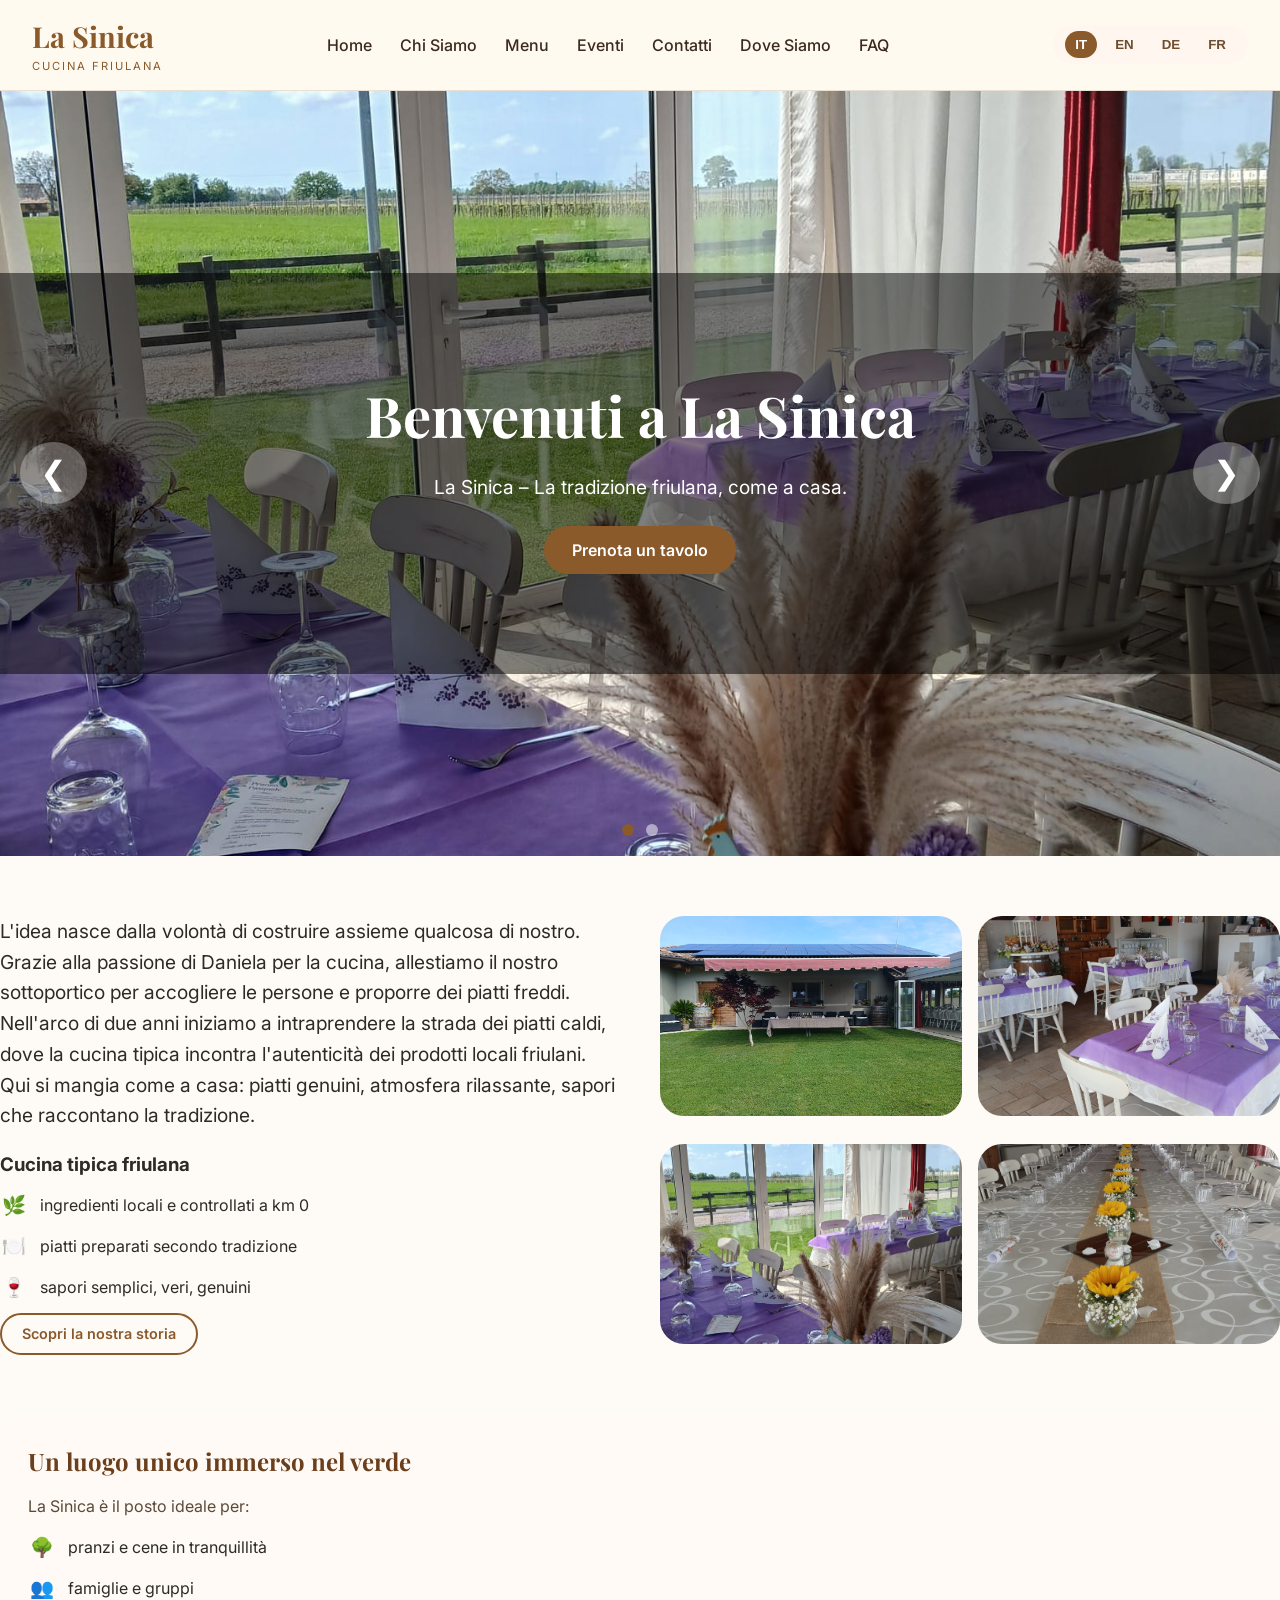
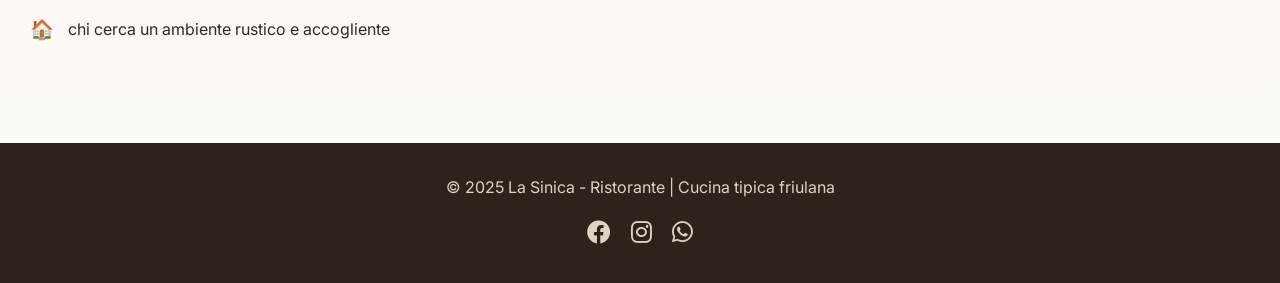
<file: index.html>
<!DOCTYPE html>
<html lang="it">
<head>
    <script>
        document.documentElement.style.visibility = 'hidden';
    </script>
    <meta charset="UTF-8">
    <meta name="viewport" content="width=device-width, initial-scale=1.0">

    <!-- ===== SEO BASE ===== -->
    <title>La Sinica | Ristorante Cucina Friulana – Bagnaria Arsa (UD)</title>
    <meta name="description" content="La Sinica è un ristorante di cucina tipica friulana a Privano di Bagnaria Arsa (UD). Piatti genuini, ingredienti locali a km 0, atmosfera rustica e accogliente. Prenota il tuo tavolo.">
    <meta name="keywords" content="ristorante friulano, cucina friulana, Bagnaria Arsa, Udine, La Sinica, ristorante Privano, cucina tipica Friuli, ristorante km 0 Friuli">
    <meta name="author" content="La Sinica - Ristorante">
    <meta name="robots" content="index, follow">
    <link rel="canonical" href="https://www.lasinica.com/">

    <!-- ===== HREFLANG MULTILINGUA ===== -->
    <link rel="alternate" hreflang="it" href="https://www.lasinica.com/">
    <link rel="alternate" hreflang="en" href="https://www.lasinica.com/en/">
    <link rel="alternate" hreflang="de" href="https://www.lasinica.com/de/">
    <link rel="alternate" hreflang="fr" href="https://www.lasinica.com/fr/">
    <link rel="alternate" hreflang="x-default" href="https://www.lasinica.com/">

    <!-- ===== OPEN GRAPH (Facebook / WhatsApp) ===== -->
    <meta property="og:type" content="restaurant">
    <meta property="og:title" content="La Sinica | Ristorante Cucina Friulana – Bagnaria Arsa (UD)">
    <meta property="og:description" content="Cucina tipica friulana a Privano di Bagnaria Arsa. Piatti genuini, ingredienti locali a km 0. Vieni a trovarci o prenota un tavolo.">
    <meta property="og:url" content="https://www.lasinica.com/">
    <meta property="og:image" content="https://www.lasinica.com/images/og-image.jpg">
    <meta property="og:locale" content="it_IT">
    <meta property="og:site_name" content="La Sinica - Ristorante">

    <!-- ===== TWITTER CARD ===== -->
    <meta name="twitter:card" content="summary_large_image">
    <meta name="twitter:title" content="La Sinica | Ristorante Cucina Friulana – Bagnaria Arsa (UD)">
    <meta name="twitter:description" content="Cucina tipica friulana a Privano di Bagnaria Arsa. Piatti genuini, ingredienti locali a km 0.">
    <meta name="twitter:image" content="https://www.lasinica.com/images/og-image.jpg">

    <!-- ===== SCHEMA.ORG – DATI STRUTTURATI RISTORANTE ===== -->
    <script type="application/ld+json">
    {
      "@context": "https://schema.org",
      "@type": "Restaurant",
      "name": "La Sinica",
      "description": "Ristorante di cucina tipica friulana a Privano di Bagnaria Arsa (UD). Piatti genuini con ingredienti locali a km 0, atmosfera rustica e accogliente.",
      "url": "https://www.lasinica.com",
      "telephone": "+393472618470",
      "servesCuisine": ["Cucina friulana", "Cucina italiana", "Cucina tradizionale"],
      "priceRange": "€€",
      "image": "https://www.lasinica.com/images/og-image.jpg",
      "address": {
        "@type": "PostalAddress",
        "streetAddress": "Via Sinica, 12",
        "addressLocality": "Privano",
        "addressRegion": "UD",
        "postalCode": "33050",
        "addressCountry": "IT"
      },
      "geo": {
        "@type": "GeoCoordinates",
        "latitude": 45.8741,
        "longitude": 13.3162
      },
      "hasMap": "https://maps.google.com/?q=Via+Sinica+12+Privano+Bagnaria+Arsa+UD",
      "sameAs": [
        "https://www.facebook.com/p/La-Sinica-100057747184639/",
        "https://www.instagram.com/lasinica"
      ],
      "contactPoint": {
        "@type": "ContactPoint",
        "telephone": "+393472618470",
        "contactType": "reservations",
        "availableLanguage": ["Italian", "English", "German", "French"]
      }
    }
    </script>

    <!-- ===== BREADCRUMB SCHEMA ===== -->
    <script type="application/ld+json">
    {
      "@context": "https://schema.org",
      "@type": "BreadcrumbList",
      "itemListElement": [
        {
          "@type": "ListItem",
          "position": 1,
          "name": "Home",
          "item": "https://www.lasinica.com/"
        }
      ]
    }
    </script>

    <link href="https://fonts.googleapis.com/css2?family=Inter:wght@300;400;500;600;700&family=Playfair+Display:wght@400;500;600;700&display=swap" rel="stylesheet">
    <link rel="stylesheet" href="https://cdnjs.cloudflare.com/ajax/libs/font-awesome/6.0.0-beta3/css/all.min.css">
    <link rel="stylesheet" href="style.css">
</head>
<body>

<header>
    <div class="container nav-bar">
        <div class="logo">
            <h1>La Sinica</h1>
            <p>CUCINA FRIULANA</p>
        </div>
        <button class="mobile-menu-btn" id="mobileMenuBtn">☰</button>
        <ul class="nav-links" id="navLinks">
            <li><a href="index.html" data-i18n="nav_home">Home</a></li>
            <li><a href="chi-siamo.html" data-i18n="nav_about">Chi Siamo</a></li>
            <li><a href="menu.html" data-i18n="nav_menu">Menu</a></li>
            <li><a href="eventi.html" data-i18n="nav_events">Eventi</a></li>
            <li><a href="contatti.html" data-i18n="nav_contacts">Contatti</a></li>
            <li><a href="dove-siamo.html" data-i18n="nav_where">Dove Siamo</a></li>
            <li><a href="faq.html" data-i18n="nav_faq">FAQ</a></li>
        </ul>
        <div class="lang-switcher">
            <button class="lang-btn active" data-lang="it">IT</button>
            <button class="lang-btn" data-lang="en">EN</button>
            <button class="lang-btn" data-lang="de">DE</button>
            <button class="lang-btn" data-lang="fr">FR</button>
        </div>
    </div>
</header>

<main>
    <section class="hero-slider">
        <div class="slideshow-container">
            <div class="slide active" style="background-image: url('images/La%20Sinica%20-%20home%20(3).jpeg');"></div>
            <div class="slide" style="background-image: url('images/La%20Sinica%20-%20home%20(4).jpeg');"></div>
        </div>
        <div class="hero-overlay">
            <div class="hero-content">
                <h2 data-i18n="hero_title">Benvenuti a La Sinica</h2>
                <div class="hero-tagline" data-i18n="hero_slogan">La Sinica – La tradizione friulana, come a casa.</div>
                <a href="contatti.html" class="btn-reserve" data-i18n="hero_reserve">Prenota un tavolo</a>
            </div>
        </div>
        <button class="slider-prev" id="sliderPrev">❮</button>
        <button class="slider-next" id="sliderNext">❯</button>
        <div class="slider-dots" id="sliderDots">
            <span class="dot active"></span>
            <span class="dot"></span>
        </div>
    </section>

    <div class="container home-intro">
        <div class="grid-2col">
            <div class="grid-text">
                <p class="lead-text" data-i18n="home_intro">L'idea nasce dalla volontà di costruire assieme qualcosa di nostro. Grazie alla passione di Daniela per la cucina, allestiamo il nostro sottoportico per accogliere le persone e proporre dei piatti freddi. Nell'arco di due anni iniziamo a intraprendere la strada dei piatti caldi, dove la cucina tipica incontra l'autenticità dei prodotti locali friulani. Qui si mangia come a casa: piatti genuini, atmosfera rilassante, sapori che raccontano la tradizione.</p>
                <h3 data-i18n="home_cuisine_title">Cucina tipica friulana</h3>
                <ul class="features-list">
                    <li><span class="emoji-icon">🌿</span> <span data-i18n="home_feat1">ingredienti locali e controllati a km 0</span></li>
                    <li><span class="emoji-icon">🍽️</span> <span data-i18n="home_feat2">piatti preparati secondo tradizione</span></li>
                    <li><span class="emoji-icon">🍷</span> <span data-i18n="home_feat3">sapori semplici, veri, genuini</span></li>
                </ul>
                <a href="chi-siamo.html" class="btn-outline" data-i18n="btn_scopri">Scopri la nostra storia</a>
            </div>
            <div class="grid-gallery">
                <img src="images/La%20Sinica%20-%20home%20(1).jpeg" alt="La Sinica piatto tipico">
                <img src="images/La%20Sinica%20-%20home%20(2).jpeg" alt="La Sinica ambiente">
                <img src="images/La%20Sinica%20-%20home%20(3).jpeg" alt="La Sinica tavola">
                <img src="images/La%20Sinica%20-%20home%20(4).jpeg" alt="La Sinica cucina">
            </div>
        </div>

        <div class="home-features">
            <div class="feature-block">
                <h3 data-i18n="home_unique_title">🌳 Un luogo unico immerso nel verde</h3>
                <p data-i18n="home_unique_desc">La Sinica è il posto ideale per:</p>
                <ul>
                    <li><span class="emoji-icon">🌳</span> <span data-i18n="home_unique1">pranzi e cene in tranquillità</span></li>
                    <li><span class="emoji-icon">👥</span> <span data-i18n="home_unique2">famiglie e gruppi</span></li>
                    <li><span class="emoji-icon">🏠</span> <span data-i18n="home_unique3">chi cerca un ambiente rustico e accogliente</span></li>
                </ul>
            </div>
        </div>
    </div>
</main>

<footer>
    <div class="container">
        <p>© 2025 La Sinica - Ristorante | <span data-i18n="footer_text">Cucina tipica friulana</span></p>
        <div class="social-icons">
            <a href="https://www.facebook.com/p/La-Sinica-100057747184639/"><i class="fab fa-facebook"></i></a>
            <a href="#"><i class="fab fa-instagram"></i></a>
            <a href="https://wa.me/393472618470"><i class="fab fa-whatsapp"></i></a>
        </div>
    </div>
</footer>

<script src="script.js"></script>
</body>
</html>
</file>
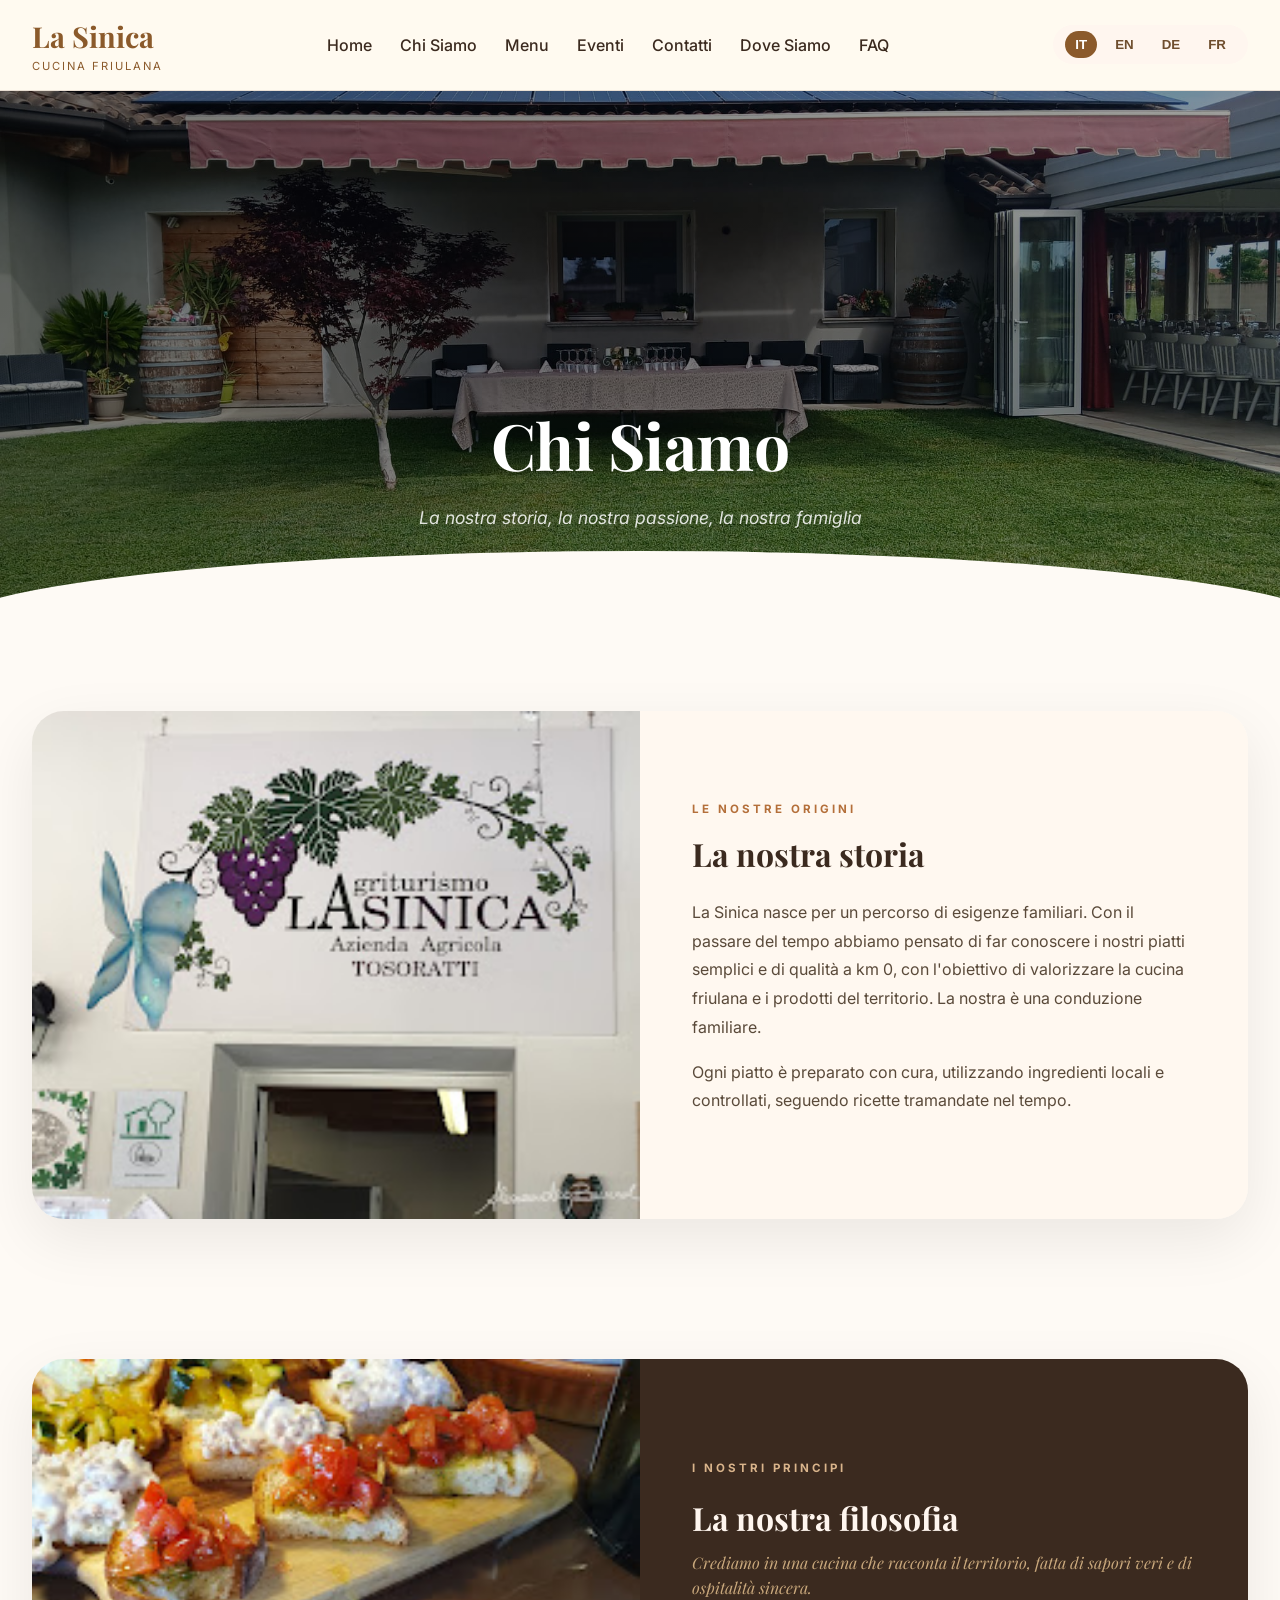
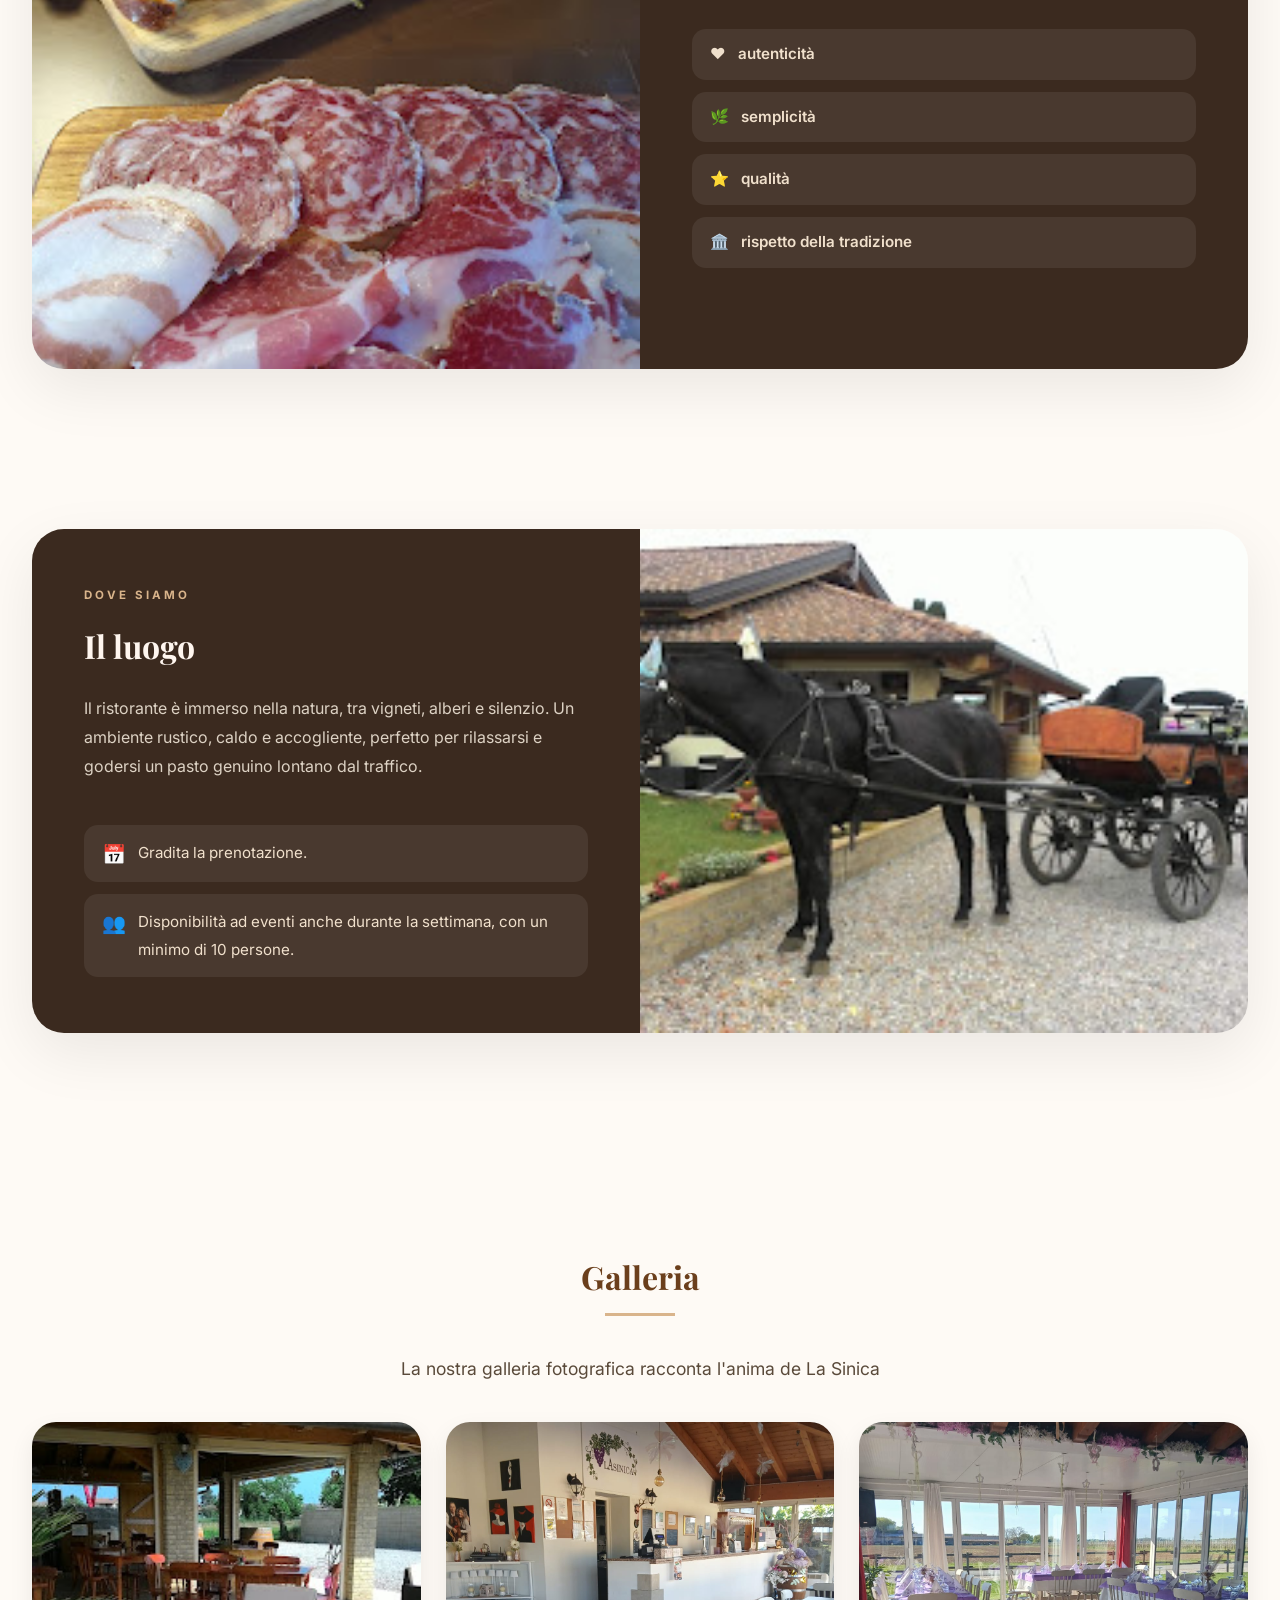
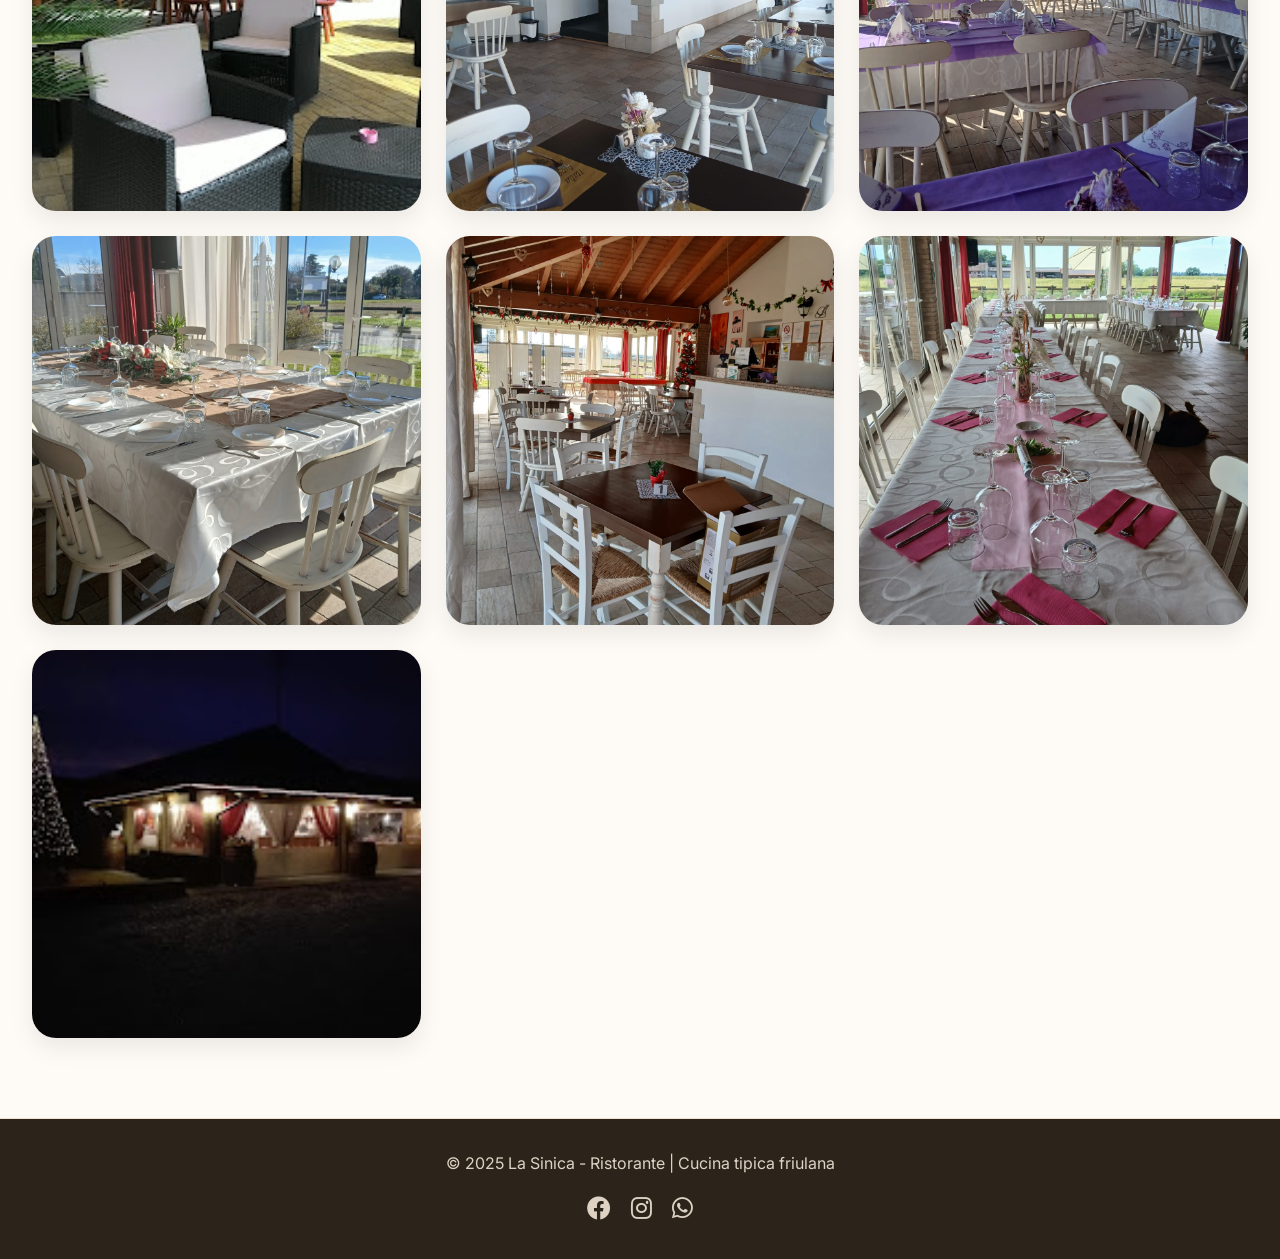
<file: chi-siamo.html>
<!DOCTYPE html>
<html lang="it">
<head>
    <script>
        document.documentElement.style.visibility = 'hidden';
    </script>
    <meta charset="UTF-8">
    <meta name="viewport" content="width=device-width, initial-scale=1.0">
    <title>Chi Siamo | La Sinica</title>
    <link href="https://fonts.googleapis.com/css2?family=Inter:wght@300;400;500;600;700&family=Playfair+Display:ital,wght@0,400;0,600;0,700;1,400;1,600&display=swap" rel="stylesheet">
    <link rel="stylesheet" href="https://cdnjs.cloudflare.com/ajax/libs/font-awesome/6.0.0-beta3/css/all.min.css">
    <link rel="stylesheet" href="style.css">
    <style>
        .about-hero {
            position: relative;
            background: linear-gradient(135deg, rgba(0,0,0,0.55) 0%, rgba(0,0,0,0.3) 100%),
                        url('images/La Sinica - home (1).jpeg') center/cover no-repeat;
            min-height: 60vh;
            display: flex;
            align-items: flex-end;
            padding-bottom: 0;
            overflow: hidden;
        }
        .about-hero::after {
            content: '';
            position: absolute;
            bottom: 0; left: 0; right: 0;
            height: 80px;
            background: #fefaf5;
            clip-path: ellipse(55% 100% at 50% 100%);
        }
        .about-hero-content {
            position: relative;
            z-index: 2;
            width: 100%;
            padding: 60px 0 100px;
            text-align: center;
            color: white;
        }
        .about-hero-content h2 {
            font-family: 'Playfair Display', serif;
            font-size: clamp(2.2rem, 5vw, 4rem);
            font-weight: 700;
            letter-spacing: -0.5px;
            margin-bottom: 12px;
        }
        .about-hero-content p {
            font-size: 1.1rem;
            opacity: 0.85;
            font-style: italic;
        }
        .storia-section {
            padding: 80px 0 60px;
        }
        .storia-wrap {
            display: grid;
            grid-template-columns: 1fr 1fr;
            gap: 0;
            align-items: stretch;
            border-radius: 32px;
            overflow: hidden;
            box-shadow: 0 20px 60px rgba(0,0,0,0.08);
        }
        .storia-img {
            position: relative;
            min-height: 420px;
        }
        .storia-img img {
            width: 100%; height: 100%;
            object-fit: cover;
            display: block;
        }
        .storia-text {
            background: #fff8f0;
            padding: 56px 52px;
            display: flex;
            flex-direction: column;
            justify-content: center;
        }
        .storia-text .eyebrow {
            font-size: 0.72rem;
            font-weight: 700;
            letter-spacing: 3px;
            text-transform: uppercase;
            color: #b46f3a;
            margin-bottom: 16px;
        }
        .storia-text h3 {
            font-family: 'Playfair Display', serif;
            font-size: 2rem;
            color: #3b2a1f;
            margin-bottom: 24px;
            line-height: 1.2;
        }
        .storia-text p {
            color: #5a4a3a;
            line-height: 1.8;
            margin-bottom: 16px;
            font-size: 1rem;
        }
        .filosofia-section {
            padding: 80px 0;
        }
        .filosofia-wrap {
            display: grid;
            grid-template-columns: 1fr 1fr;
            gap: 0;
            align-items: stretch;
            border-radius: 32px;
            overflow: hidden;
            box-shadow: 0 20px 60px rgba(0,0,0,0.08);
        }
        .filosofia-img {
            min-height: 420px;
        }
        .filosofia-img img {
            width: 100%; height: 100%;
            object-fit: cover;
            display: block;
        }
        .filosofia-text {
            background: #3b2a1f;
            padding: 56px 52px;
            color: #f5e6d3;
            display: flex;
            flex-direction: column;
            justify-content: center;
        }
        .filosofia-text .eyebrow {
            font-size: 0.72rem;
            font-weight: 700;
            letter-spacing: 3px;
            text-transform: uppercase;
            color: #d9b48b;
            margin-bottom: 16px;
        }
        .filosofia-text h3 {
            font-family: 'Playfair Display', serif;
            font-size: 2rem;
            color: #fff6ef;
            margin-bottom: 8px;
        }
        .filosofia-quote {
            font-family: 'Playfair Display', serif;
            font-style: italic;
            font-size: 1rem;
            color: #c9a87c;
            margin-bottom: 28px;
            line-height: 1.6;
        }
        .filosofia-pillars {
            display: flex;
            flex-direction: column;
            gap: 12px;
        }
        .pillar {
            display: flex;
            align-items: center;
            gap: 12px;
            background: rgba(255,255,255,0.07);
            border-radius: 14px;
            padding: 14px 18px;
            transition: background 0.3s;
        }
        .pillar:hover {
            background: rgba(255,255,255,0.12);
        }
        .pillar-icon {
            font-size: 1.2rem;
            flex-shrink: 0;
        }
        .pillar span {
            font-weight: 600;
            color: #f0e0cc;
            font-size: 0.95rem;
        }
        .luogo-section {
            padding: 80px 0;
        }
        .luogo-wrap {
            display: grid;
            grid-template-columns: 1fr 1fr;
            gap: 0;
            align-items: stretch;
            border-radius: 32px;
            overflow: hidden;
            box-shadow: 0 20px 60px rgba(0,0,0,0.08);
        }
        .luogo-text {
            background: #3b2a1f;
            padding: 56px 52px;
            color: #f5e6d3;
            display: flex;
            flex-direction: column;
            justify-content: center;
        }
        .luogo-text .eyebrow {
            font-size: 0.72rem;
            font-weight: 700;
            letter-spacing: 3px;
            text-transform: uppercase;
            color: #d9b48b;
            margin-bottom: 16px;
        }
        .luogo-text h3 {
            font-family: 'Playfair Display', serif;
            font-size: 2rem;
            color: #fff6ef;
            margin-bottom: 24px;
        }
        .luogo-text p {
            line-height: 1.8;
            margin-bottom: 16px;
            color: #ddd2c4;
            font-size: 1rem;
        }
        .luogo-notes {
            margin-top: 28px;
            display: flex;
            flex-direction: column;
            gap: 12px;
        }
        .luogo-note {
            display: flex;
            align-items: flex-start;
            gap: 12px;
            background: rgba(255,255,255,0.07);
            border-radius: 14px;
            padding: 14px 18px;
        }
        .luogo-note .note-icon {
            font-size: 1.2rem;
            flex-shrink: 0;
            margin-top: 1px;
        }
        .luogo-note p {
            margin: 0;
            font-size: 0.95rem;
            color: #f0e0cc;
        }
        .luogo-img {
            min-height: 420px;
        }
        .luogo-img img {
            width: 100%; height: 100%;
            object-fit: cover;
            display: block;
        }
        /* Galleria immagini aggiuntiva */
        .gallery-section {
            margin-top: 60px;
        }
        .gallery-section h2 {
            font-family: 'Playfair Display', serif;
            font-size: 2rem;
            color: #6b3f1c;
            text-align: center;
            margin-bottom: 40px;
        }
        .gallery-section h2:after {
            content: '';
            display: block;
            width: 70px;
            height: 3px;
            background: #d9b48b;
            margin: 12px auto 0;
        }
        .about-gallery-grid {
            display: grid;
            grid-template-columns: repeat(auto-fill, minmax(300px, 1fr));
            gap: 25px;
        }
        .about-gallery-card {
            position: relative;
            border-radius: 24px;
            overflow: hidden;
            aspect-ratio: 1 / 1;
            cursor: pointer;
            box-shadow: 0 10px 25px rgba(0,0,0,0.08);
            transition: all 0.4s ease;
        }
        .about-gallery-card img {
            width: 100%;
            height: 100%;
            object-fit: cover;
            transition: transform 0.6s ease;
        }
        .about-gallery-card:hover {
            transform: translateY(-5px);
            box-shadow: 0 20px 40px rgba(0,0,0,0.15);
        }
        .about-gallery-card:hover img {
            transform: scale(1.05);
        }
        @media (max-width: 800px) {
            .storia-wrap,
            .filosofia-wrap,
            .luogo-wrap {
                grid-template-columns: 1fr;
            }
            .storia-img { min-height: 260px; order: -1; }
            .storia-text { padding: 36px 28px; }
            .filosofia-img { min-height: 260px; order: -1; }
            .filosofia-text { padding: 36px 28px; }
            .luogo-text { padding: 36px 28px; }
            .luogo-img { min-height: 260px; }
            .about-gallery-grid {
                grid-template-columns: repeat(auto-fill, minmax(250px, 1fr));
            }
        }
    </style>
</head>
<body>

<header>
    <div class="container nav-bar">
        <div class="logo">
            <h1>La Sinica</h1>
            <p>CUCINA FRIULANA</p>
        </div>
        <button class="mobile-menu-btn" id="mobileMenuBtn">☰</button>
        <ul class="nav-links" id="navLinks">
            <li><a href="index.html" data-i18n="nav_home">Home</a></li>
            <li><a href="chi-siamo.html" data-i18n="nav_about">Chi Siamo</a></li>
            <li><a href="menu.html" data-i18n="nav_menu">Menu</a></li>
            <li><a href="eventi.html" data-i18n="nav_events">Eventi</a></li>
            <li><a href="contatti.html" data-i18n="nav_contacts">Contatti</a></li>
            <li><a href="dove-siamo.html" data-i18n="nav_where">Dove Siamo</a></li>
            <li><a href="faq.html" data-i18n="nav_faq">FAQ</a></li>
        </ul>
        <div class="lang-switcher">
            <button class="lang-btn active" data-lang="it">IT</button>
            <button class="lang-btn" data-lang="en">EN</button>
            <button class="lang-btn" data-lang="de">DE</button>
            <button class="lang-btn" data-lang="fr">FR</button>
        </div>
    </div>
</header>

<main>
    <section class="about-hero">
        <div class="about-hero-content">
            <div class="container">
                <h2 data-i18n="about_title">Chi Siamo</h2>
                <p data-i18n="about_subtitle">La nostra storia, la nostra passione, la nostra famiglia</p>
            </div>
        </div>
    </section>

    <section class="storia-section">
        <div class="container">
            <div class="storia-wrap">
                <div class="storia-img">
                    <img src="images/La Sinica - chi siamo1.jpg" alt="La Sinica esterno">
                </div>
                <div class="storia-text">
                    <p class="eyebrow" data-i18n="about_eyebrow">Le nostre origini</p>
                    <h3 data-i18n="about_history_title">La nostra storia</h3>
                    <p data-i18n="about_history_text">La Sinica nasce per un percorso di esigenze familiari. Con il passare del tempo abbiamo pensato di far conoscere i nostri piatti semplici e di qualità a km 0, con l'obiettivo di valorizzare la cucina friulana e i prodotti del territorio. La nostra è una conduzione familiare.</p>
                    <p data-i18n="about_history_text2">Ogni piatto è preparato con cura, utilizzando ingredienti locali e controllati, seguendo ricette tramandate nel tempo.</p>
                </div>
            </div>
        </div>
    </section>

    <section class="filosofia-section">
        <div class="container">
            <div class="filosofia-wrap">
                <div class="filosofia-img">
                    <img src="images/La Sinica - chi siamo3.jpg" alt="La filosofia di La Sinica">
                </div>
                <div class="filosofia-text">
                    <p class="eyebrow" data-i18n="about_eyebrow2">I nostri principi</p>
                    <h3 data-i18n="about_philosophy_title">La nostra filosofia</h3>
                    <p class="filosofia-quote" data-i18n="about_belief">Crediamo in una cucina che racconta il territorio, fatta di sapori veri e di ospitalità sincera.</p>
                    <div class="filosofia-pillars">
                        <div class="pillar"><span class="pillar-icon">❤️</span><span data-i18n="about_phil1">autenticità</span></div>
                        <div class="pillar"><span class="pillar-icon">🌿</span><span data-i18n="about_phil2">semplicità</span></div>
                        <div class="pillar"><span class="pillar-icon">⭐</span><span data-i18n="about_phil3">qualità</span></div>
                        <div class="pillar"><span class="pillar-icon">🏛️</span><span data-i18n="about_phil4">rispetto della tradizione</span></div>
                    </div>
                </div>
            </div>
        </div>
    </section>

    <section class="luogo-section">
        <div class="container">
            <div class="luogo-wrap">
                <div class="luogo-text">
                    <p class="eyebrow" data-i18n="about_eyebrow3">Dove siamo</p>
                    <h3 data-i18n="about_place_title">Il luogo</h3>
                    <p data-i18n="about_place_text">Il ristorante è immerso nella natura, tra vigneti, alberi e silenzio. Un ambiente rustico, caldo e accogliente, perfetto per rilassarsi e godersi un pasto genuino lontano dal traffico.</p>
                    <div class="luogo-notes">
                        <div class="luogo-note"><span class="note-icon">📅</span><p data-i18n="about_booking_note">Gradita la prenotazione.</p></div>
                        <div class="luogo-note"><span class="note-icon">👥</span><p data-i18n="about_events_note">Disponibilità ad eventi anche durante la settimana, con un minimo di 10 persone.</p></div>
                    </div>
                </div>
                <div class="luogo-img">
                    <img src="images/La Sinica - chi siamo2.jpg" alt="La Sinica immersa nella natura">
                </div>
            </div>
        </div>
    </section>

    <!-- GALLERIA AGGIUNTIVA -->
    <section class="page-section">
        <div class="container">
            <div class="gallery-section">
                <h2 data-i18n="gallery_title">I nostri spazi</h2>
                <p class="section-subtitle" data-i18n="gallery_subtitle">Scopri l'atmosfera e gli ambienti de La Sinica</p>
                <div class="about-gallery-grid">
                    <div class="about-gallery-card"><img src="images/La Sinica - interno 4.jpg" alt="Interno La Sinica"></div>
                    <div class="about-gallery-card"><img src="images/image int(1).jpeg" alt="Interno La Sinica"></div>
                    <div class="about-gallery-card"><img src="images/image int(2).jpeg" alt="Interno La Sinica"></div>
                    <div class="about-gallery-card"><img src="images/image int(4).jpeg" alt="Interno La Sinica"></div>
                    <div class="about-gallery-card"><img src="images/image int(7).jpeg" alt="Interno La Sinica"></div>
                    <div class="about-gallery-card"><img src="images/image int(17).jpeg" alt="Interno La Sinica"></div>
                    <div class="about-gallery-card"><img src="images/eventi (1).jpg" alt="Eventi La Sinica"></div>
                </div>
            </div>
        </div>
    </section>
</main>

<footer>
    <div class="container">
        <p>© 2025 La Sinica - Ristorante | <span data-i18n="footer_text">Cucina tipica friulana</span></p>
        <div class="social-icons">
            <a href="https://www.facebook.com/p/La-Sinica-100057747184639/"><i class="fab fa-facebook"></i></a>
            <a href="#"><i class="fab fa-instagram"></i></a>
            <a href="https://wa.me/393472618470"><i class="fab fa-whatsapp"></i></a>
        </div>
    </div>
</footer>

<script src="script.js"></script>
</body>
</html>
</file>
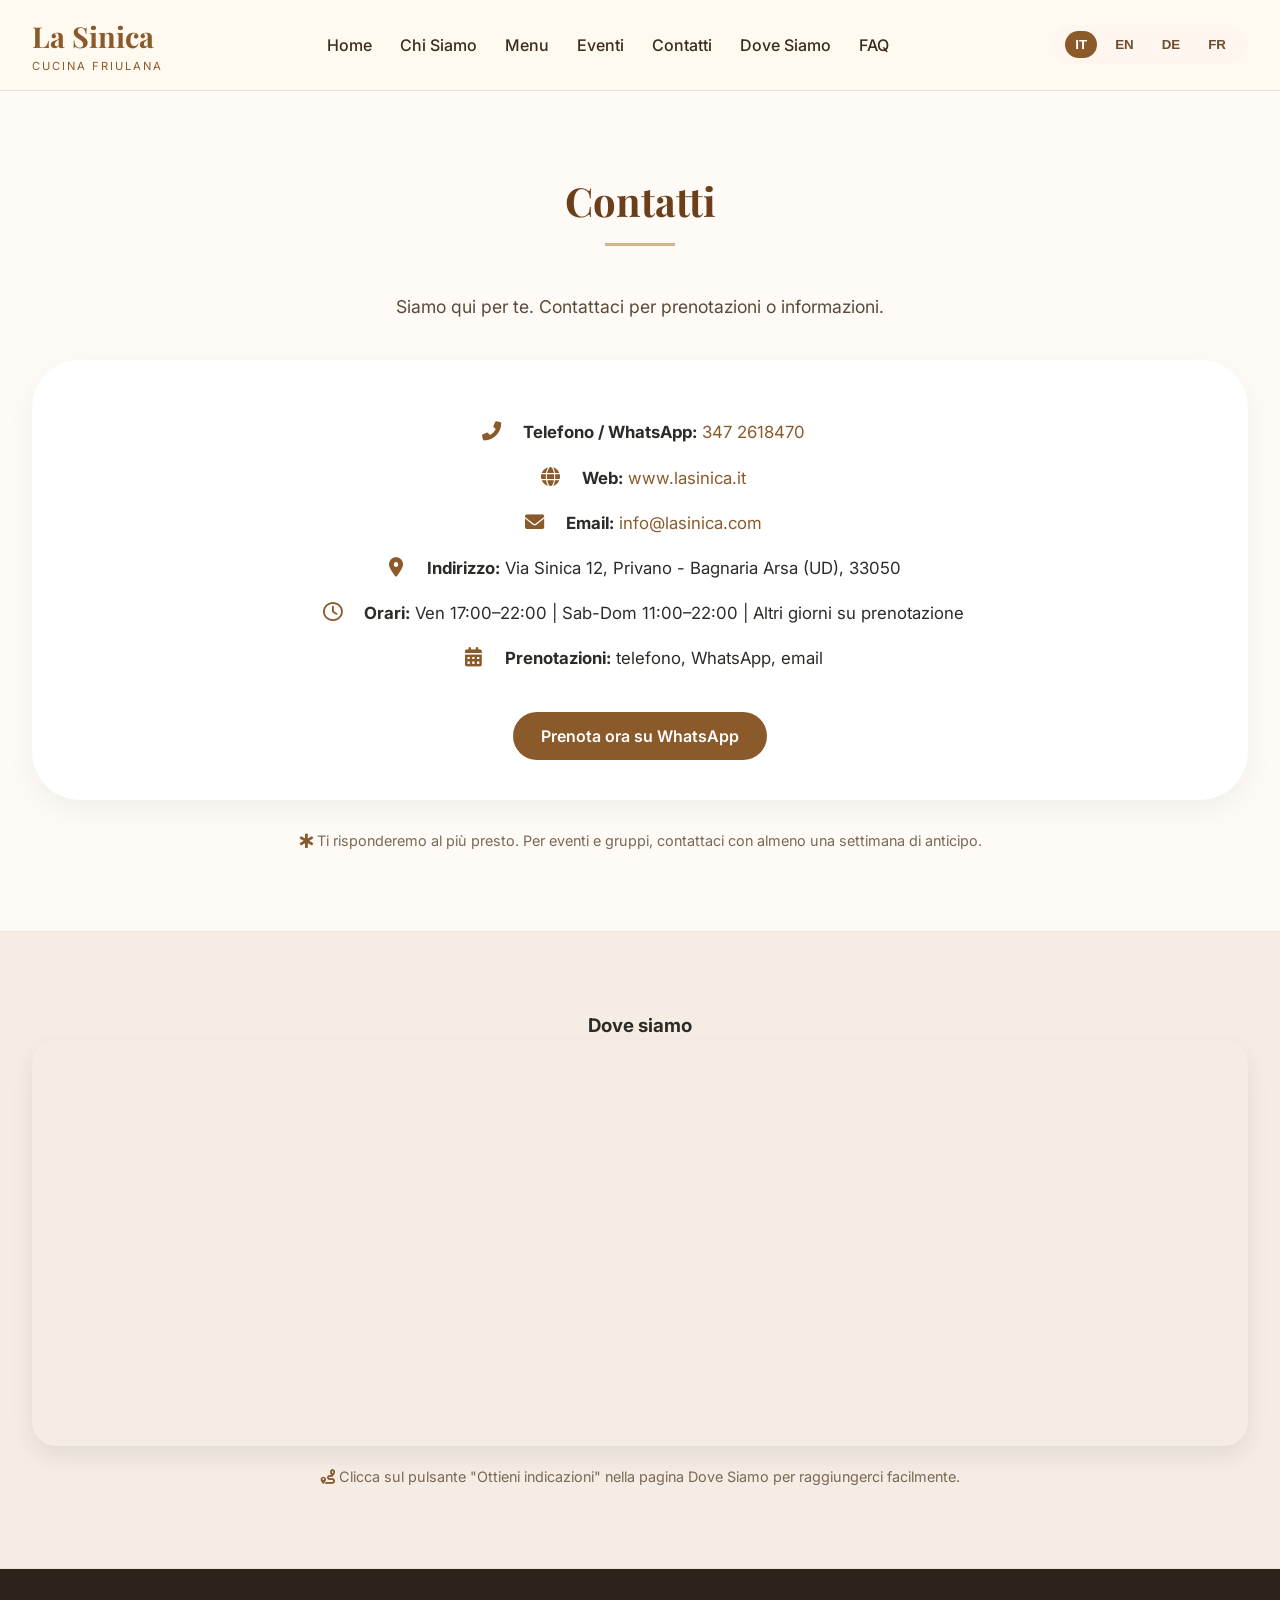
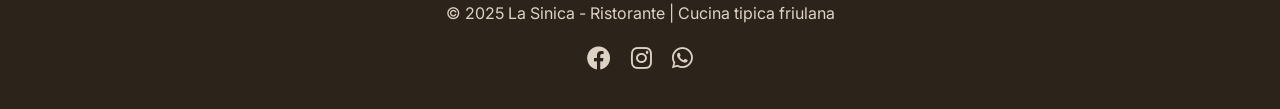
<file: contatti.html>
<!DOCTYPE html>
<html lang="it">
<head>
    <script>
        document.documentElement.style.visibility = 'hidden';
    </script>
    <meta charset="UTF-8">
    <meta name="viewport" content="width=device-width, initial-scale=1.0">
    <title>Contatti | La Sinica</title>
    <link href="https://fonts.googleapis.com/css2?family=Inter:wght@300;400;500;600;700&family=Playfair+Display:wght@400;500;600;700&display=swap" rel="stylesheet">
    <link rel="stylesheet" href="https://cdnjs.cloudflare.com/ajax/libs/font-awesome/6.0.0-beta3/css/all.min.css">
    <link rel="stylesheet" href="style.css">
    <style>
        .contact-info {
            background: white;
            border-radius: 48px;
            padding: 40px;
            text-align: center;
            box-shadow: 0 10px 30px rgba(0,0,0,0.05);
        }
        .contact-info p {
            margin: 20px 0;
            font-size: 1.05rem;
        }
        .contact-info i {
            width: 32px;
            color: #8b5a2b;
            font-size: 1.2rem;
            margin-right: 10px;
        }
        .contact-info .btn-reserve {
            margin-top: 20px;
            display: inline-block;
        }
        .map-container {
            border-radius: 24px;
            overflow: hidden;
            box-shadow: 0 10px 25px rgba(0,0,0,0.08);
        }
        .map-container iframe {
            width: 100%;
            height: 400px;
            border: 0;
        }
        .contacts-note {
            text-align: center;
            margin-top: 30px;
            font-size: 0.9rem;
            color: #7a6856;
        }
        .contacts-note i {
            color: #8b5a2b;
        }
        @media (max-width: 600px) {
            .contact-info {
                padding: 25px;
            }
            .contact-info p {
                font-size: 0.9rem;
                word-break: break-word;
            }
            .map-container iframe {
                height: 300px;
            }
        }
    </style>
</head>
<body>

<header>
    <div class="container nav-bar">
        <div class="logo">
            <h1>La Sinica</h1>
            <p>CUCINA FRIULANA</p>
        </div>
        <button class="mobile-menu-btn" id="mobileMenuBtn">☰</button>
        <ul class="nav-links" id="navLinks">
            <li><a href="index.html" data-i18n="nav_home">Home</a></li>
            <li><a href="chi-siamo.html" data-i18n="nav_about">Chi Siamo</a></li>
            <li><a href="menu.html" data-i18n="nav_menu">Menu</a></li>
            <li><a href="eventi.html" data-i18n="nav_events">Eventi</a></li>
            <li><a href="contatti.html" data-i18n="nav_contacts">Contatti</a></li>
            <li><a href="dove-siamo.html" data-i18n="nav_where">Dove Siamo</a></li>
            <li><a href="faq.html" data-i18n="nav_faq">FAQ</a></li>
        </ul>
        <div class="lang-switcher">
            <button class="lang-btn active" data-lang="it">IT</button>
            <button class="lang-btn" data-lang="en">EN</button>
            <button class="lang-btn" data-lang="de">DE</button>
            <button class="lang-btn" data-lang="fr">FR</button>
        </div>
    </div>
</header>

<main>
    <section class="page-section">
        <div class="container">
            <h2 class="section-title" data-i18n="contacts_title">Contatti</h2>
            <p class="section-subtitle" data-i18n="contacts_subtitle">Siamo qui per te. Contattaci per prenotazioni o informazioni.</p>
            
            <div class="contact-info">
                <p><i class="fas fa-phone-alt"></i> <strong data-i18n="tel_label">Telefono / WhatsApp:</strong> <a href="tel:+393472618470" style="color: #8b5a2b; text-decoration: none;">347 2618470</a></p>
                <p><i class="fas fa-globe"></i> <strong>Web:</strong> <a href="https://www.lasinica.com" style="color: #8b5a2b; text-decoration: none;">www.lasinica.it</a></p>
                <p><i class="fas fa-envelope"></i> <strong>Email:</strong> <a href="mailto:info@lasinica.com" style="color: #8b5a2b; text-decoration: none;">info@lasinica.com</a></p>
                <p><i class="fas fa-map-marker-alt"></i> <strong data-i18n="address_label">Indirizzo:</strong> <span data-i18n="address_text">Via Sinica 12, Privano - Bagnaria Arsa (UD), 33050</span></p>
                <p><i class="far fa-clock"></i> <strong data-i18n="hours_label">Orari:</strong> <span data-i18n="hours_text">Ven 17:00–22:00 | Sab-Dom 11:00–22:00 | Altri giorni su prenotazione</span></p>
                <p><i class="fas fa-calendar-alt"></i> <strong data-i18n="booking_title">Prenotazioni:</strong> <span data-i18n="booking_methods">telefono, WhatsApp, email</span></p>
                <a href="https://wa.me/393472618470" class="btn-reserve" data-i18n="booking_btn">Prenota ora su WhatsApp</a>
            </div>
            
            <div class="contacts-note">
                <i class="fas fa-star-of-life"></i> 
                <span data-i18n="contacts_note">Ti risponderemo al più presto. Per eventi e gruppi, contattaci con almeno una settimana di anticipo.</span>
            </div>
        </div>
    </section>

    <section class="page-section bg-cream">
        <div class="container">
            <h3 class="text-center" data-i18n="map_title">Dove siamo</h3>
            <div class="map-container">
                <iframe 
                    src="https://www.openstreetmap.org/export/embed.html?bbox=13.285,45.88,13.295,45.89&layer=mapnik&marker=45.885,13.29" 
                    title="Mappa La Sinica"
                    allowfullscreen="" 
                    loading="lazy">
                </iframe>
            </div>
            <div class="contacts-note" style="margin-top: 20px;">
                <i class="fas fa-route"></i>
                <span data-i18n="directions_hint">Clicca sul pulsante "Ottieni indicazioni" nella pagina Dove Siamo per raggiungerci facilmente.</span>
            </div>
        </div>
    </section>
</main>

<footer>
    <div class="container">
        <p>© 2025 La Sinica - Ristorante | <span data-i18n="footer_text">Cucina tipica friulana</span></p>
        <div class="social-icons">
            <a href="https://www.facebook.com/p/La-Sinica-100057747184639/" aria-label="Facebook"><i class="fab fa-facebook"></i></a>
            <a href="#" aria-label="Instagram"><i class="fab fa-instagram"></i></a>
            <a href="https://wa.me/393472618470" aria-label="WhatsApp"><i class="fab fa-whatsapp"></i></a>
        </div>
    </div>
</footer>

<script src="script.js"></script>
</body>
</html>
</file>
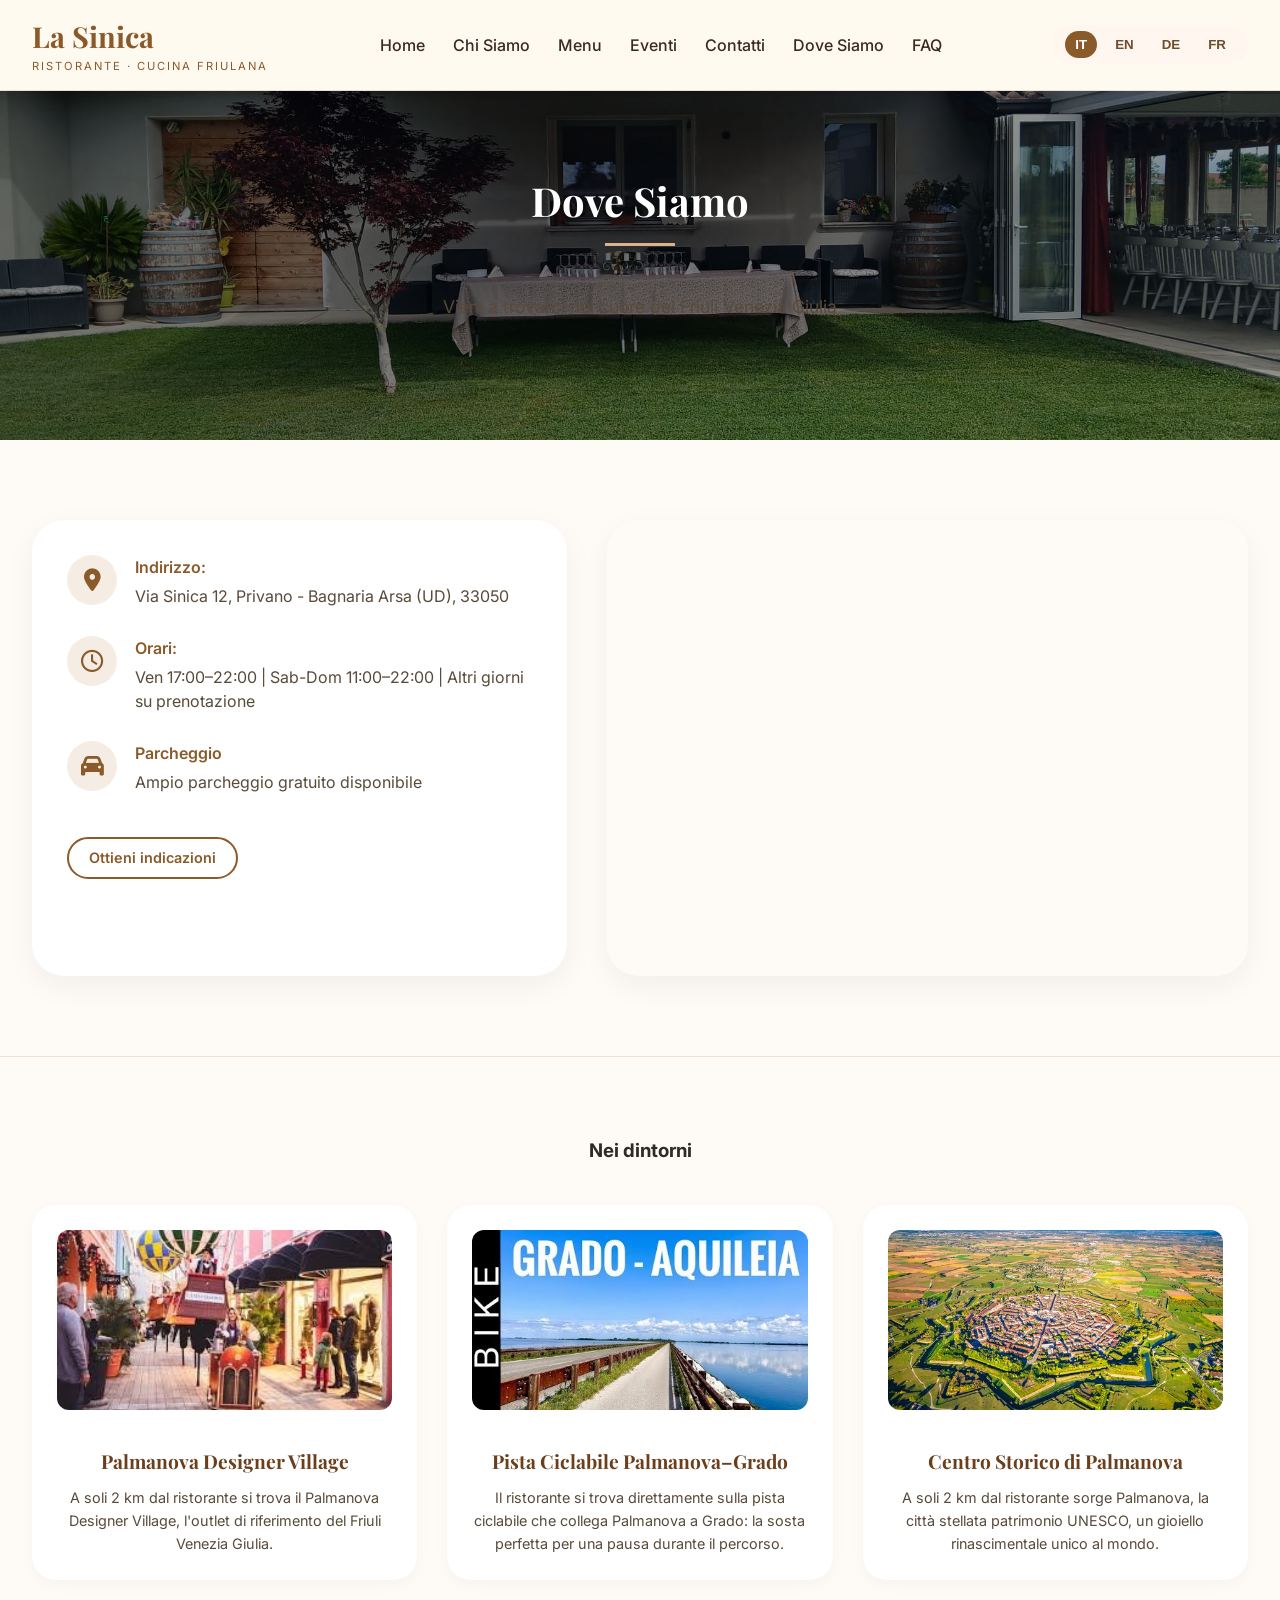
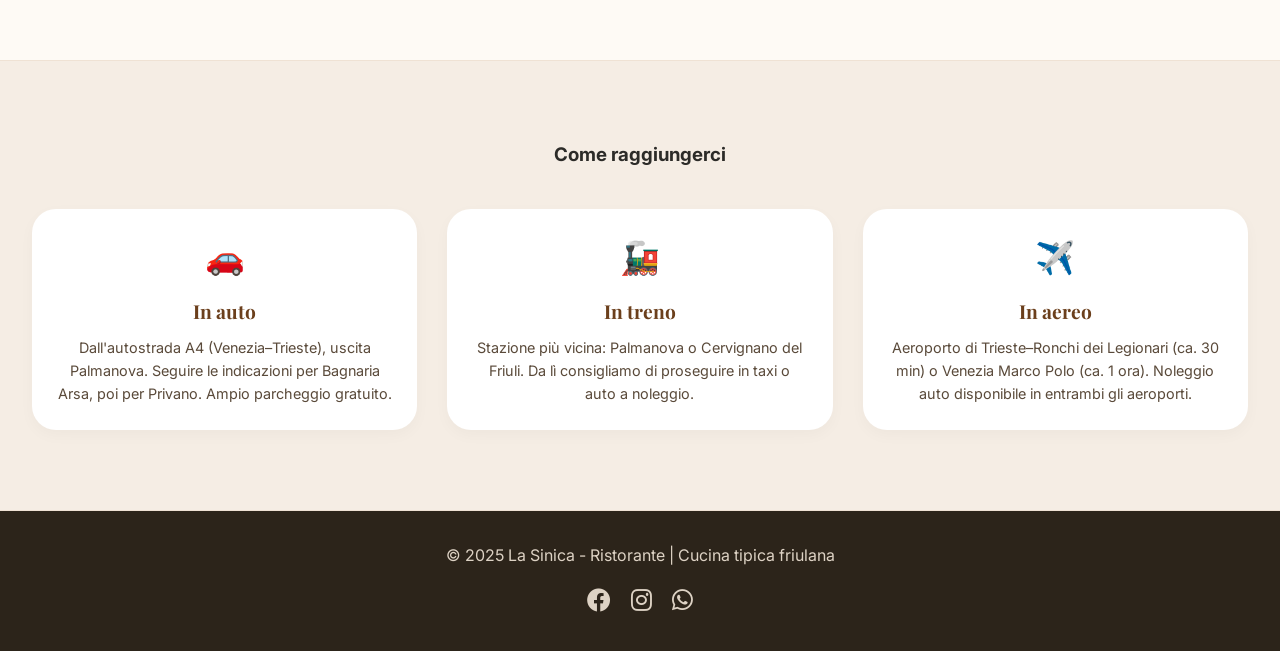
<file: dove-siamo.html>
<!DOCTYPE html>
<html lang="it">
<head>
    <script>
        document.documentElement.style.visibility = 'hidden';
    </script>
    <meta charset="UTF-8">
    <meta name="viewport" content="width=device-width, initial-scale=1.0">
    <title>Dove Siamo | La Sinica</title>
    <link href="https://fonts.googleapis.com/css2?family=Inter:wght@300;400;500;600;700&family=Playfair+Display:wght@400;500;600;700&display=swap" rel="stylesheet">
    <link rel="stylesheet" href="https://cdnjs.cloudflare.com/ajax/libs/font-awesome/6.0.0-beta3/css/all.min.css">
    <link rel="stylesheet" href="style.css">
    <style>
        .dove-siamo-hero {
            background: linear-gradient(135deg, rgba(0,0,0,0.55), rgba(0,0,0,0.3)), url('images/La Sinica - home (1).jpeg') center/cover no-repeat;
            padding: 80px 0;
            text-align: center;
            color: white;
        }
        .dove-siamo-hero .section-title {
            color: white;
        }
        .dove-siamo-hero .section-title:after {
            background: #d9b48b;
        }
        .dove-grid {
            display: grid;
            grid-template-columns: 1fr 1.2fr;
            gap: 40px;
            align-items: stretch;
        }
        .dove-info-card {
            background: white;
            border-radius: 32px;
            padding: 35px;
            box-shadow: 0 10px 30px rgba(0,0,0,0.05);
        }
        .dove-info-item {
            display: flex;
            align-items: flex-start;
            gap: 18px;
            margin-bottom: 28px;
        }
        .dove-info-icon {
            width: 50px;
            height: 50px;
            background: #f5ede4;
            border-radius: 50%;
            display: flex;
            align-items: center;
            justify-content: center;
            font-size: 1.4rem;
            color: #8b5a2b;
            flex-shrink: 0;
        }
        .dove-info-item h4 {
            font-size: 1rem;
            color: #8b5a2b;
            margin-bottom: 5px;
            font-weight: 600;
        }
        .dove-info-item p {
            color: #5a4a3a;
            line-height: 1.5;
        }
        .dove-btn-directions {
            display: inline-flex;
            align-items: center;
            gap: 10px;
            margin-top: 15px;
        }
        .dove-map {
            border-radius: 32px;
            overflow: hidden;
            min-height: 450px;
            box-shadow: 0 10px 30px rgba(0,0,0,0.05);
        }
        .dove-map iframe {
            width: 100%;
            height: 100%;
            min-height: 450px;
            border: 0;
        }
        .reach-grid {
            display: grid;
            grid-template-columns: repeat(auto-fit, minmax(280px, 1fr));
            gap: 30px;
            margin-top: 40px;
        }
        .reach-card {
            background: white;
            padding: 25px;
            border-radius: 24px;
            text-align: center;
            transition: transform 0.3s ease, box-shadow 0.3s ease;
            box-shadow: 0 5px 15px rgba(0,0,0,0.03);
        }
        .reach-card:hover {
            transform: translateY(-5px);
            box-shadow: 0 15px 30px rgba(0,0,0,0.08);
        }
        .reach-card h4 {
            font-family: 'Playfair Display', serif;
            font-size: 1.2rem;
            color: #6b3f1c;
            margin: 15px 0 10px;
        }
        .reach-card p {
            color: #5a4a3a;
            font-size: 0.9rem;
            line-height: 1.6;
        }
        .reach-img {
            width: 100%;
            border-radius: 12px;
            margin-bottom: 1rem;
            object-fit: cover;
            height: 180px;
        }
        @media (max-width: 800px) {
            .dove-grid {
                grid-template-columns: 1fr;
            }
            .dove-map {
                min-height: 350px;
            }
            .dove-map iframe {
                min-height: 350px;
            }
            .dove-info-card {
                padding: 25px;
            }
        }
    </style>
</head>
<body>

<header>
    <div class="container nav-bar">
        <div class="logo">
            <h1>La Sinica</h1>
            <p>RISTORANTE · CUCINA FRIULANA</p>
        </div>
        <button class="mobile-menu-btn" id="mobileMenuBtn">☰</button>
        <ul class="nav-links" id="navLinks">
            <li><a href="index.html" data-i18n="nav_home">Home</a></li>
            <li><a href="chi-siamo.html" data-i18n="nav_about">Chi Siamo</a></li>
            <li><a href="menu.html" data-i18n="nav_menu">Menu</a></li>
            <li><a href="eventi.html" data-i18n="nav_events">Eventi</a></li>
            <li><a href="contatti.html" data-i18n="nav_contacts">Contatti</a></li>
            <li><a href="dove-siamo.html" data-i18n="nav_where">Dove Siamo</a></li>
            <li><a href="faq.html" data-i18n="nav_faq">FAQ</a></li>
        </ul>
        <div class="lang-switcher">
            <button class="lang-btn active" data-lang="it">IT</button>
            <button class="lang-btn" data-lang="en">EN</button>
            <button class="lang-btn" data-lang="de">DE</button>
            <button class="lang-btn" data-lang="fr">FR</button>
        </div>
    </div>
</header>

<main>
    <section class="dove-siamo-hero">
        <div class="container">
            <h2 class="section-title" data-i18n="where_title">Dove Siamo</h2>
            <p class="section-subtitle" data-i18n="where_subtitle">Vieni a trovarci nel cuore del Friuli Venezia Giulia</p>
        </div>
    </section>

    <section class="page-section">
        <div class="container">
            <div class="dove-grid">
                <div class="dove-info-card">
                    <div class="dove-info-item">
                        <div class="dove-info-icon"><i class="fas fa-map-marker-alt"></i></div>
                        <div>
                            <h4 data-i18n="address_label">Indirizzo</h4>
                            <p data-i18n="address_text">Via Sinica 12, Privano - Bagnaria Arsa (UD), 33050</p>
                        </div>
                    </div>
                    <div class="dove-info-item">
                        <div class="dove-info-icon"><i class="far fa-clock"></i></div>
                        <div>
                            <h4 data-i18n="hours_label">Orari</h4>
                            <p data-i18n="hours_text">Ven 17:00–22:00 | Sab-Dom 11:00–22:00 | Altri giorni su prenotazione</p>
                        </div>
                    </div>
                    <div class="dove-info-item">
                        <div class="dove-info-icon"><i class="fas fa-car"></i></div>
                        <div>
                            <h4 data-i18n="parking_label">Parcheggio</h4>
                            <p data-i18n="parking_text">Ampio parcheggio gratuito disponibile</p>
                        </div>
                    </div>
                    <a href="https://www.google.com/maps/dir/?api=1&destination=Via+Sinica+12+Privano+Bagnaria+Arsa+UD" target="_blank" class="btn-outline dove-btn-directions" data-i18n="directions_btn">
                        <i class="fas fa-route"></i> Ottieni indicazioni
                    </a>
                </div>
                <div class="dove-map">
                    <iframe 
                        src="https://www.google.com/maps/embed?pb=!1m18!1m12!1m3!1d2795.123456789!2d13.285!3d45.885!2m3!1f0!2f0!3f0!3m2!1i1024!2i768!4f13.1!3m3!1m2!1s0x477b1234567890ab%3A0x1234567890abcdef!2sVia%20Sinica%2012%2C%2033050%20Privano%20UD!5e0!3m2!1sit!2sit!4v1700000000000!5m2!1sit!2sit" 
                        width="100%" 
                        height="100%" 
                        style="border:0; min-height: 450px;" 
                        allowfullscreen="" 
                        loading="lazy" 
                        referrerpolicy="no-referrer-when-downgrade">
                    </iframe>
                </div>
            </div>
        </div>
    </section>

    <section class="page-section">
        <div class="container">
            <h3 class="text-center" data-i18n="nearby_title">Nei dintorni</h3>
            <div class="reach-grid">
                <div class="reach-card">
                    <img src="images/outlet.png" alt="Palmanova Designer Village" class="reach-img">
                    <h4 data-i18n="nearby_outlet_title">Palmanova Designer Village</h4>
                    <p data-i18n="nearby_outlet_text">A soli 2 km dal ristorante si trova il Palmanova Designer Village, l'outlet di riferimento del Friuli Venezia Giulia.</p>
                </div>
                <div class="reach-card">
                    <img src="images/ciclabile.png" alt="Pista Ciclabile Palmanova–Grado" class="reach-img">
                    <h4 data-i18n="nearby_bike_title">Pista Ciclabile Palmanova–Grado</h4>
                    <p data-i18n="nearby_bike_text">Il ristorante si trova direttamente sulla pista ciclabile che collega Palmanova a Grado: la sosta perfetta per una pausa durante il percorso.</p>
                </div>
                <div class="reach-card">
                    <img src="images/palmanova.png" alt="Centro Storico di Palmanova" class="reach-img">
                    <h4 data-i18n="nearby_palmanova_title">Centro Storico di Palmanova</h4>
                    <p data-i18n="nearby_palmanova_text">A soli 2 km dal ristorante sorge Palmanova, la città stellata patrimonio UNESCO, un gioiello rinascimentale unico al mondo.</p>
                </div>
            </div>
        </div>
    </section>

    <section class="page-section bg-cream">
        <div class="container">
            <h3 class="text-center" data-i18n="how_to_reach_title">Come raggiungerci</h3>
            <div class="reach-grid">
                <div class="reach-card">
                    <span style="font-size:2rem;">🚗</span>
                    <h4 data-i18n="reach_car_title">In auto</h4>
                    <p data-i18n="reach_car_text">Dall'autostrada A4 (Venezia–Trieste), uscita Palmanova. Seguire le indicazioni per Bagnaria Arsa, poi per Privano. Ampio parcheggio gratuito.</p>
                </div>
                <div class="reach-card">
                    <span style="font-size:2rem;">🚂</span>
                    <h4 data-i18n="reach_train_title">In treno</h4>
                    <p data-i18n="reach_train_text">Stazione più vicina: Palmanova o Cervignano del Friuli. Da lì consigliamo di proseguire in taxi o auto a noleggio.</p>
                </div>
                <div class="reach-card">
                    <span style="font-size:2rem;">✈️</span>
                    <h4 data-i18n="reach_plane_title">In aereo</h4>
                    <p data-i18n="reach_plane_text">Aeroporto di Trieste–Ronchi dei Legionari (ca. 30 min) o Venezia Marco Polo (ca. 1 ora). Noleggio auto disponibile in entrambi gli aeroporti.</p>
                </div>
            </div>
        </div>
    </section>
</main>

<footer>
    <div class="container">
        <p>© 2025 La Sinica - Ristorante | <span data-i18n="footer_text">Cucina tipica friulana</span></p>
        <div class="social-icons">
            <a href="https://www.facebook.com/p/La-Sinica-100057747184639/"><i class="fab fa-facebook"></i></a>
            <a href="#"><i class="fab fa-instagram"></i></a>
            <a href="https://wa.me/393472618470"><i class="fab fa-whatsapp"></i></a>
        </div>
    </div>
</footer>

<script src="script.js"></script>
</body>
</html>
</file>
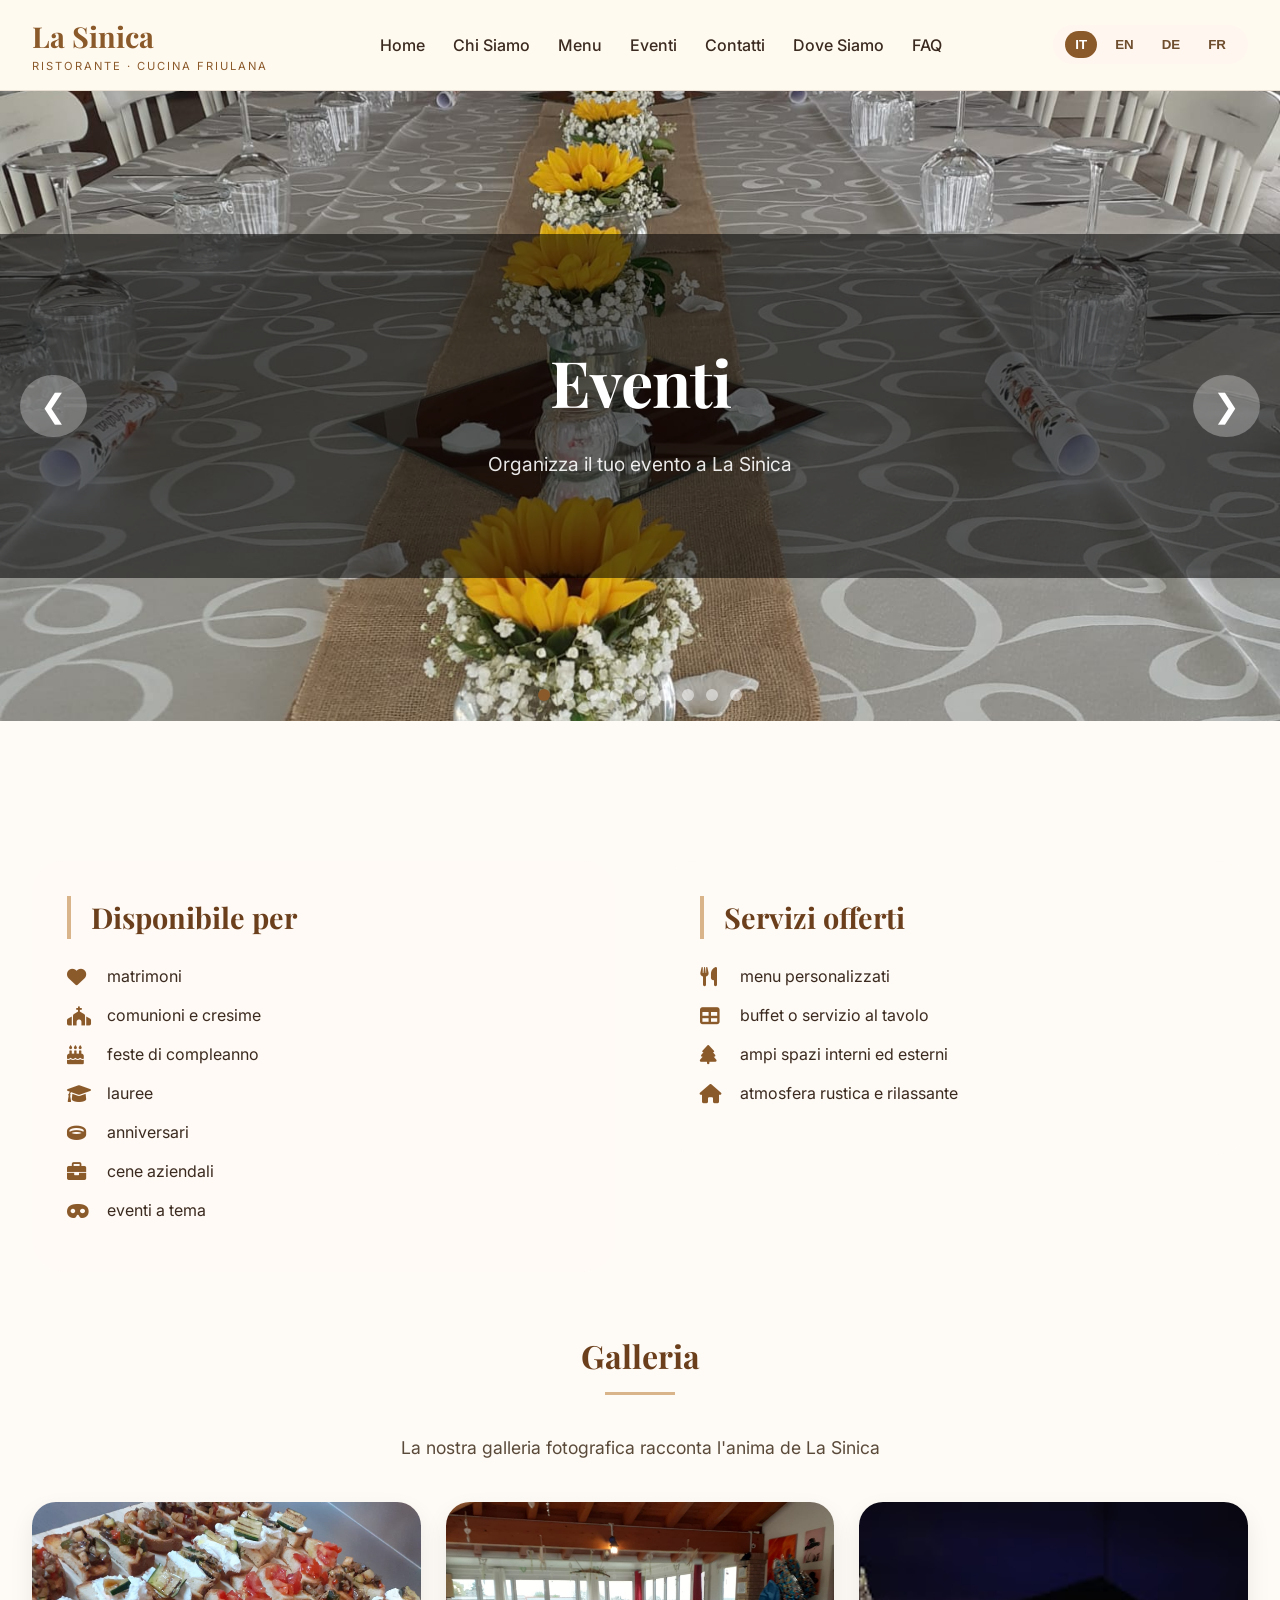
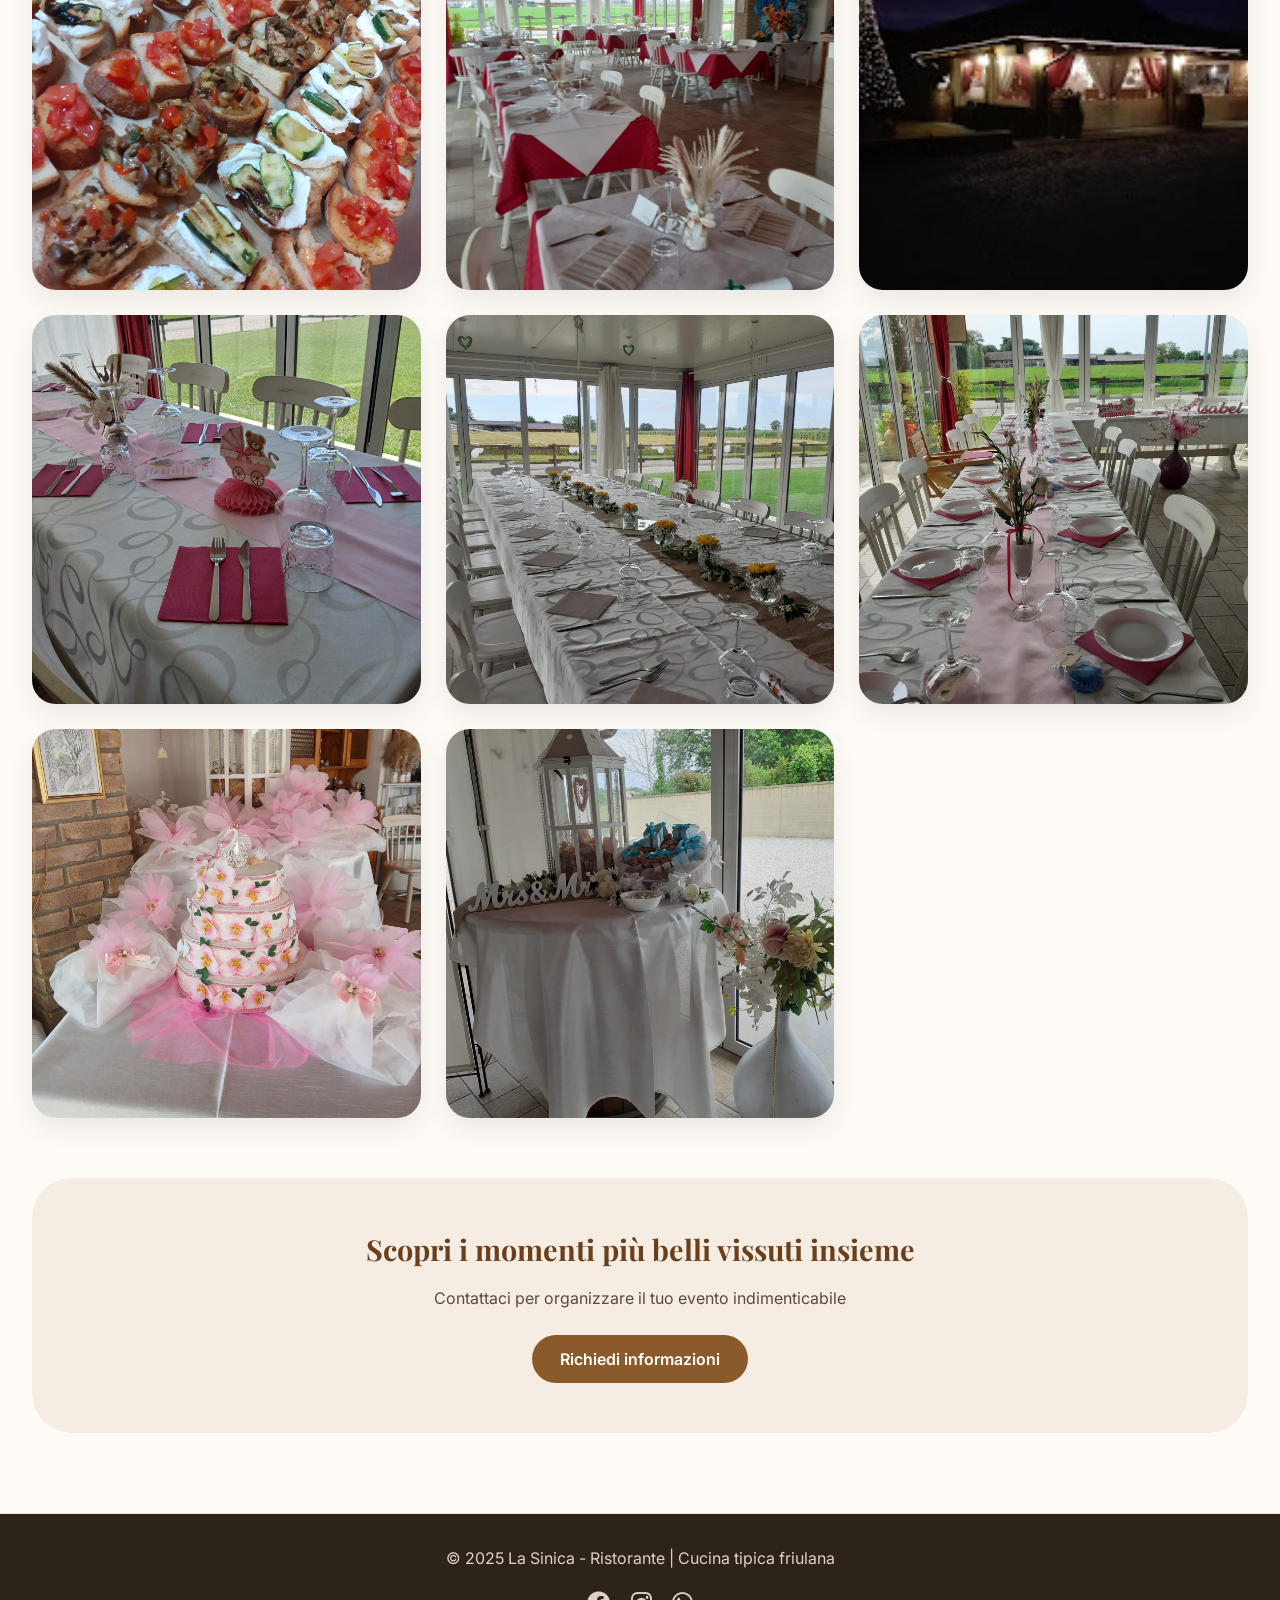
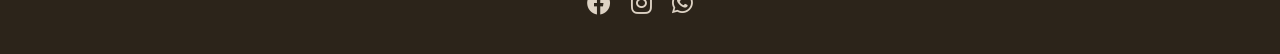
<file: eventi.html>
<!DOCTYPE html>
<html lang="it">
<head>
    <script>
        document.documentElement.style.visibility = 'hidden';
    </script>
    <meta charset="UTF-8">
    <meta name="viewport" content="width=device-width, initial-scale=1.0">
    <title>Eventi | La Sinica</title>
    <link href="https://fonts.googleapis.com/css2?family=Inter:wght@300;400;500;600;700&family=Playfair+Display:wght@400;500;600;700;800&display=swap" rel="stylesheet">
    <link rel="stylesheet" href="https://cdnjs.cloudflare.com/ajax/libs/font-awesome/6.0.0-beta3/css/all.min.css">
    <link rel="stylesheet" href="style.css">
    <style>
        .events-slider {
            position: relative;
            overflow: hidden;
            min-height: 70vh;
            display: flex;
            align-items: center;
            text-align: center;
        }
        .events-slideshow-container {
            position: absolute;
            top: 0;
            left: 0;
            width: 100%;
            height: 100%;
            z-index: 0;
        }
        .events-slide {
            position: absolute;
            top: 0;
            left: 0;
            width: 100%;
            height: 100%;
            background-size: cover;
            background-position: center;
            opacity: 0;
            transition: opacity 1.5s ease-in-out;
        }
        .events-slide.active {
            opacity: 1;
        }
        .events-overlay {
            position: relative;
            z-index: 1;
            background: rgba(0, 0, 0, 0.55);
            width: 100%;
            padding: 100px 0;
        }
        .events-overlay h1 {
            font-family: 'Playfair Display', serif;
            font-size: 4rem;
            font-weight: 700;
            letter-spacing: -1px;
            margin-bottom: 20px;
            color: white;
        }
        .events-overlay p {
            font-size: 1.2rem;
            opacity: 0.9;
            max-width: 600px;
            margin: 0 auto;
            color: white;
        }
        .slider-prev, .slider-next {
            position: absolute;
            top: 50%;
            transform: translateY(-50%);
            background: rgba(255, 255, 255, 0.3);
            color: white;
            border: none;
            font-size: 2rem;
            padding: 12px 20px;
            cursor: pointer;
            border-radius: 50%;
            z-index: 10;
            transition: all 0.3s ease;
        }
        .slider-prev:hover, .slider-next:hover {
            background: rgba(255, 255, 255, 0.6);
            color: #8b5a2b;
        }
        .slider-prev { left: 20px; }
        .slider-next { right: 20px; }
        .slider-dots {
            position: absolute;
            bottom: 20px;
            left: 50%;
            transform: translateX(-50%);
            display: flex;
            gap: 12px;
            z-index: 10;
        }
        .dot {
            width: 12px;
            height: 12px;
            background: rgba(255, 255, 255, 0.5);
            border-radius: 50%;
            cursor: pointer;
            transition: background 0.3s;
        }
        .dot.active { background: #8b5a2b; }
        .dot:hover { background: #d9b48b; }

        .events-grid-2col {
            display: grid;
            grid-template-columns: 1fr 1fr;
            gap: 50px;
            margin: 60px 0;
        }
        .events-list {
            background: #fffaf5;
            border-radius: 32px;
            padding: 35px;
        }
        .events-list h2 {
            font-family: 'Playfair Display', serif;
            font-size: 1.8rem;
            color: #6b3f1c;
            margin-bottom: 25px;
            border-left: 4px solid #d9b48b;
            padding-left: 20px;
        }
        .events-list ul {
            list-style: none;
            padding: 0;
        }
        .events-list li {
            margin: 15px 0;
            display: flex;
            align-items: center;
            gap: 12px;
            font-size: 1rem;
            color: #3b2a1f;
        }
        .events-list li i {
            color: #8b5a2b;
            width: 28px;
            font-size: 1.2rem;
        }
        .services-box {
            background: #fefaf5;
            border-radius: 32px;
            padding: 35px;
            height: fit-content;
        }
        .services-box h2 {
            font-family: 'Playfair Display', serif;
            font-size: 1.8rem;
            color: #6b3f1c;
            margin-bottom: 25px;
            border-left: 4px solid #d9b48b;
            padding-left: 20px;
        }
        .services-box ul {
            list-style: none;
            padding: 0;
        }
        .services-box li {
            margin: 15px 0;
            display: flex;
            align-items: center;
            gap: 12px;
            font-size: 1rem;
            color: #3b2a1f;
        }
        .services-box li i {
            color: #8b5a2b;
            width: 28px;
            font-size: 1.2rem;
        }
        .gallery-section {
            margin-top: 60px;
        }
        .gallery-section h2 {
            font-family: 'Playfair Display', serif;
            font-size: 2rem;
            color: #6b3f1c;
            text-align: center;
            margin-bottom: 40px;
        }
        .gallery-section h2:after {
            content: '';
            display: block;
            width: 70px;
            height: 3px;
            background: #d9b48b;
            margin: 12px auto 0;
        }
        .gallery-grid {
            display: grid;
            grid-template-columns: repeat(auto-fill, minmax(300px, 1fr));
            gap: 25px;
        }
        .gallery-card {
            position: relative;
            border-radius: 24px;
            overflow: hidden;
            aspect-ratio: 1 / 1;
            cursor: pointer;
            box-shadow: 0 10px 25px rgba(0,0,0,0.08);
            transition: all 0.4s ease;
        }
        .gallery-card img {
            width: 100%;
            height: 100%;
            object-fit: cover;
            transition: transform 0.6s ease;
        }
        .gallery-card:hover {
            transform: translateY(-5px);
            box-shadow: 0 20px 40px rgba(0,0,0,0.15);
        }
        .gallery-card:hover img {
            transform: scale(1.05);
        }
        .gallery-overlay {
            position: absolute;
            bottom: 0;
            left: 0;
            right: 0;
            background: linear-gradient(to top, rgba(0,0,0,0.7), transparent);
            padding: 20px;
            color: white;
            transform: translateY(100%);
            transition: transform 0.3s ease;
        }
        .gallery-card:hover .gallery-overlay {
            transform: translateY(0);
        }
        .gallery-overlay p {
            font-size: 0.85rem;
            margin: 0;
        }
        .events-cta {
            background: #f5ede4;
            border-radius: 40px;
            padding: 50px;
            text-align: center;
            margin-top: 60px;
        }
        .events-cta h3 {
            font-family: 'Playfair Display', serif;
            font-size: 1.8rem;
            color: #6b3f1c;
            margin-bottom: 15px;
        }
        .events-cta p {
            color: #5a4a3a;
            margin-bottom: 25px;
        }
        .events-cta .btn-reserve {
            margin-top: 0;
        }
        @media (max-width: 800px) {
            .events-grid-2col {
                grid-template-columns: 1fr;
                gap: 30px;
            }
            .events-overlay h1 {
                font-size: 2.5rem;
            }
            .gallery-grid {
                grid-template-columns: repeat(auto-fill, minmax(250px, 1fr));
            }
            .events-cta {
                padding: 30px 20px;
            }
            .slider-prev, .slider-next {
                font-size: 1.5rem;
                padding: 8px 15px;
            }
            .slider-prev { left: 10px; }
            .slider-next { right: 10px; }
        }
    </style>
</head>
<body>

<header>
    <div class="container nav-bar">
        <div class="logo">
            <h1>La Sinica</h1>
            <p>RISTORANTE · CUCINA FRIULANA</p>
        </div>
        <button class="mobile-menu-btn" id="mobileMenuBtn">☰</button>
        <ul class="nav-links" id="navLinks">
            <li><a href="index.html" data-i18n="nav_home">Home</a></li>
            <li><a href="chi-siamo.html" data-i18n="nav_about">Chi Siamo</a></li>
            <li><a href="menu.html" data-i18n="nav_menu">Menu</a></li>
            <li><a href="eventi.html" data-i18n="nav_events">Eventi</a></li>
            <li><a href="contatti.html" data-i18n="nav_contacts">Contatti</a></li>
            <li><a href="dove-siamo.html" data-i18n="nav_where">Dove Siamo</a></li>
            <li><a href="faq.html" data-i18n="nav_faq">FAQ</a></li>
        </ul>
        <div class="lang-switcher">
            <button class="lang-btn active" data-lang="it">IT</button>
            <button class="lang-btn" data-lang="en">EN</button>
            <button class="lang-btn" data-lang="de">DE</button>
            <button class="lang-btn" data-lang="fr">FR</button>
        </div>
    </div>
</header>

<main>
    <section class="events-slider">
        <div class="events-slideshow-container" id="eventsSlideshow">
            <div class="events-slide active" style="background-image: url('images/La%20Sinica%20-%20home%20(4).jpeg');"></div>
            <div class="events-slide" style="background-image: url('images/La%20Sinica%20-%20eventi%20(1).jpeg');"></div>
            <div class="events-slide" style="background-image: url('images/La%20Sinica%20-%20eventi%20(2).jpeg');"></div>
            <div class="events-slide" style="background-image: url('images/eventi%20(1).jpg');"></div>
            <div class="events-slide" style="background-image: url('images/La%20Sinica%20-%20eventi%20(4).jpeg');"></div>
            <div class="events-slide" style="background-image: url('images/La%20Sinica%20-%20eventi%20(5).jpeg');"></div>
            <div class="events-slide" style="background-image: url('images/La%20Sinica%20-%20eventi%20(6).jpeg');"></div>
            <div class="events-slide" style="background-image: url('images/eventi%20(1).jpeg');"></div>
            <div class="events-slide" style="background-image: url('images/La%20Sinica%20-%20eventi%20(8).jpeg');"></div>
        </div>
        <div class="events-overlay">
            <div class="container">
                <h1 data-i18n="events_title">Eventi</h1>
                <p data-i18n="events_subtitle">Organizza il tuo evento a La Sinica</p>
            </div>
        </div>
        <button class="slider-prev" id="eventsSliderPrev">❮</button>
        <button class="slider-next" id="eventsSliderNext">❯</button>
        <div class="slider-dots" id="eventsSliderDots">
            <span class="dot active"></span>
            <span class="dot"></span>
            <span class="dot"></span>
            <span class="dot"></span>
            <span class="dot"></span>
            <span class="dot"></span>
            <span class="dot"></span>
            <span class="dot"></span>
            <span class="dot"></span>
        </div>
    </section>

    <section class="page-section">
        <div class="container">
            <div class="events-grid-2col">
                <div class="events-list">
                    <h2 data-i18n="events_available_title">Disponibile per</h2>
                    <ul>
                        <li><i class="fas fa-heart"></i> <span data-i18n="event_1">matrimoni</span></li>
                        <li><i class="fas fa-church"></i> <span data-i18n="event_2">comunioni e cresime</span></li>
                        <li><i class="fas fa-birthday-cake"></i> <span data-i18n="event_3">feste di compleanno</span></li>
                        <li><i class="fas fa-graduation-cap"></i> <span data-i18n="event_4">lauree</span></li>
                        <li><i class="fas fa-ring"></i> <span data-i18n="event_5">anniversari</span></li>
                        <li><i class="fas fa-briefcase"></i> <span data-i18n="event_6">cene aziendali</span></li>
                        <li><i class="fas fa-mask"></i> <span data-i18n="event_7">eventi a tema</span></li>
                    </ul>
                </div>
                <div class="services-box">
                    <h2 data-i18n="services_title">Servizi offerti</h2>
                    <ul>
                        <li><i class="fas fa-utensils"></i> <span data-i18n="service_1">menu personalizzati</span></li>
                        <li><i class="fas fa-table"></i> <span data-i18n="service_2">buffet o servizio al tavolo</span></li>
                        <li><i class="fas fa-tree"></i> <span data-i18n="service_3">ampi spazi interni ed esterni</span></li>
                        <li><i class="fas fa-home"></i> <span data-i18n="service_4">atmosfera rustica e rilassante</span></li>
                    </ul>
                </div>
            </div>

            <div class="gallery-section">
                <h2 data-i18n="gallery_title">Galleria</h2>
                <p class="section-subtitle" data-i18n="gallery_subtitle">La nostra galleria fotografica racconta l'anima de La Sinica</p>
                <div class="gallery-grid">
                    <div class="gallery-card">
                        <img src="images/La%20Sinica%20-%20eventi%20(1).jpeg" alt="Evento">
                        <div class="gallery-overlay">
                            <p data-i18n="gallery_1">Momenti speciali celebrati con voi</p>
                        </div>
                    </div>
                    <div class="gallery-card">
                        <img src="images/La%20Sinica%20-%20eventi%20(2).jpeg" alt="Evento">
                        <div class="gallery-overlay">
                            <p data-i18n="gallery_2">L'atmosfera festosa dei vostri eventi</p>
                        </div>
                    </div>
                    <div class="gallery-card">
                        <img src="images/eventi%20(1).jpg" alt="Evento">
                        <div class="gallery-overlay">
                            <p data-i18n="gallery_3">Allestimenti personalizzati per ogni occasione</p>
                        </div>
                    </div>
                    <div class="gallery-card">
                        <img src="images/La%20Sinica%20-%20eventi%20(4).jpeg" alt="Evento">
                        <div class="gallery-overlay">
                            <p data-i18n="gallery_4">Il verde che circonda il nostro ristorante</p>
                        </div>
                    </div>
                    <div class="gallery-card">
                        <img src="images/La%20Sinica%20-%20eventi%20(5).jpeg" alt="Evento">
                        <div class="gallery-overlay">
                            <p data-i18n="gallery_5">Cene aziendali e feste private</p>
                        </div>
                    </div>
                    <div class="gallery-card">
                        <img src="images/La%20Sinica%20-%20eventi%20(6).jpeg" alt="Evento">
                        <div class="gallery-overlay">
                            <p data-i18n="gallery_6">Matrimoni da sogno</p>
                        </div>
                    </div>
                    <div class="gallery-card">
                        <img src="images/eventi%20(1).jpeg" alt="Evento">
                        <div class="gallery-overlay">
                            <p data-i18n="gallery_7">Comunioni e cresime</p>
                        </div>
                    </div>
                    <div class="gallery-card">
                        <img src="images/La%20Sinica%20-%20eventi%20(8).jpeg" alt="Evento">
                        <div class="gallery-overlay">
                            <p data-i18n="gallery_8">Compleanni e lauree indimenticabili</p>
                        </div>
                    </div>
                </div>
            </div>

            <div class="events-cta">
                <h3 data-i18n="cta_title">Scopri i momenti più belli vissuti insieme</h3>
                <p data-i18n="cta_subtitle">Contattaci per organizzare il tuo evento indimenticabile</p>
                <a href="contatti.html" class="btn-reserve" data-i18n="cta_button">Richiedi informazioni</a>
            </div>
        </div>
    </section>
</main>

<footer>
    <div class="container">
        <p>© 2025 La Sinica - Ristorante | <span data-i18n="footer_text">Cucina tipica friulana</span></p>
        <div class="social-icons">
            <a href="#"><i class="fab fa-facebook"></i></a>
            <a href="#"><i class="fab fa-instagram"></i></a>
            <a href="https://wa.me/393472618470"><i class="fab fa-whatsapp"></i></a>
        </div>
    </div>
</footer>

<script>
    (function() {
        const slides = document.querySelectorAll('.events-slide');
        const dots = document.querySelectorAll('#eventsSliderDots .dot');
        const prevBtn = document.getElementById('eventsSliderPrev');
        const nextBtn = document.getElementById('eventsSliderNext');
        
        if (!slides.length) return;
        
        let slideIndex = 0;
        let slideInterval;
        
        function showSlide(n) {
            slides.forEach(slide => slide.classList.remove('active'));
            dots.forEach(dot => dot.classList.remove('active'));
            if (n >= slides.length) slideIndex = 0;
            if (n < 0) slideIndex = slides.length - 1;
            slides[slideIndex].classList.add('active');
            if (dots[slideIndex]) dots[slideIndex].classList.add('active');
        }
        
        function nextSlide() { slideIndex++; showSlide(slideIndex); resetInterval(); }
        function prevSlide() { slideIndex--; showSlide(slideIndex); resetInterval(); }
        function resetInterval() { 
            clearInterval(slideInterval); 
            slideInterval = setInterval(() => { 
                slideIndex++; 
                showSlide(slideIndex); 
            }, 5000); 
        }
        
        if (prevBtn) prevBtn.addEventListener('click', prevSlide);
        if (nextBtn) nextBtn.addEventListener('click', nextSlide);
        
        dots.forEach((dot, index) => {
            dot.addEventListener('click', () => {
                slideIndex = index;
                showSlide(slideIndex);
                resetInterval();
            });
        });
        
        showSlide(0);
        slideInterval = setInterval(() => { 
            slideIndex++; 
            showSlide(slideIndex); 
        }, 5000);
    })();
</script>

<script src="script.js"></script>
</body>
</html>
</file>
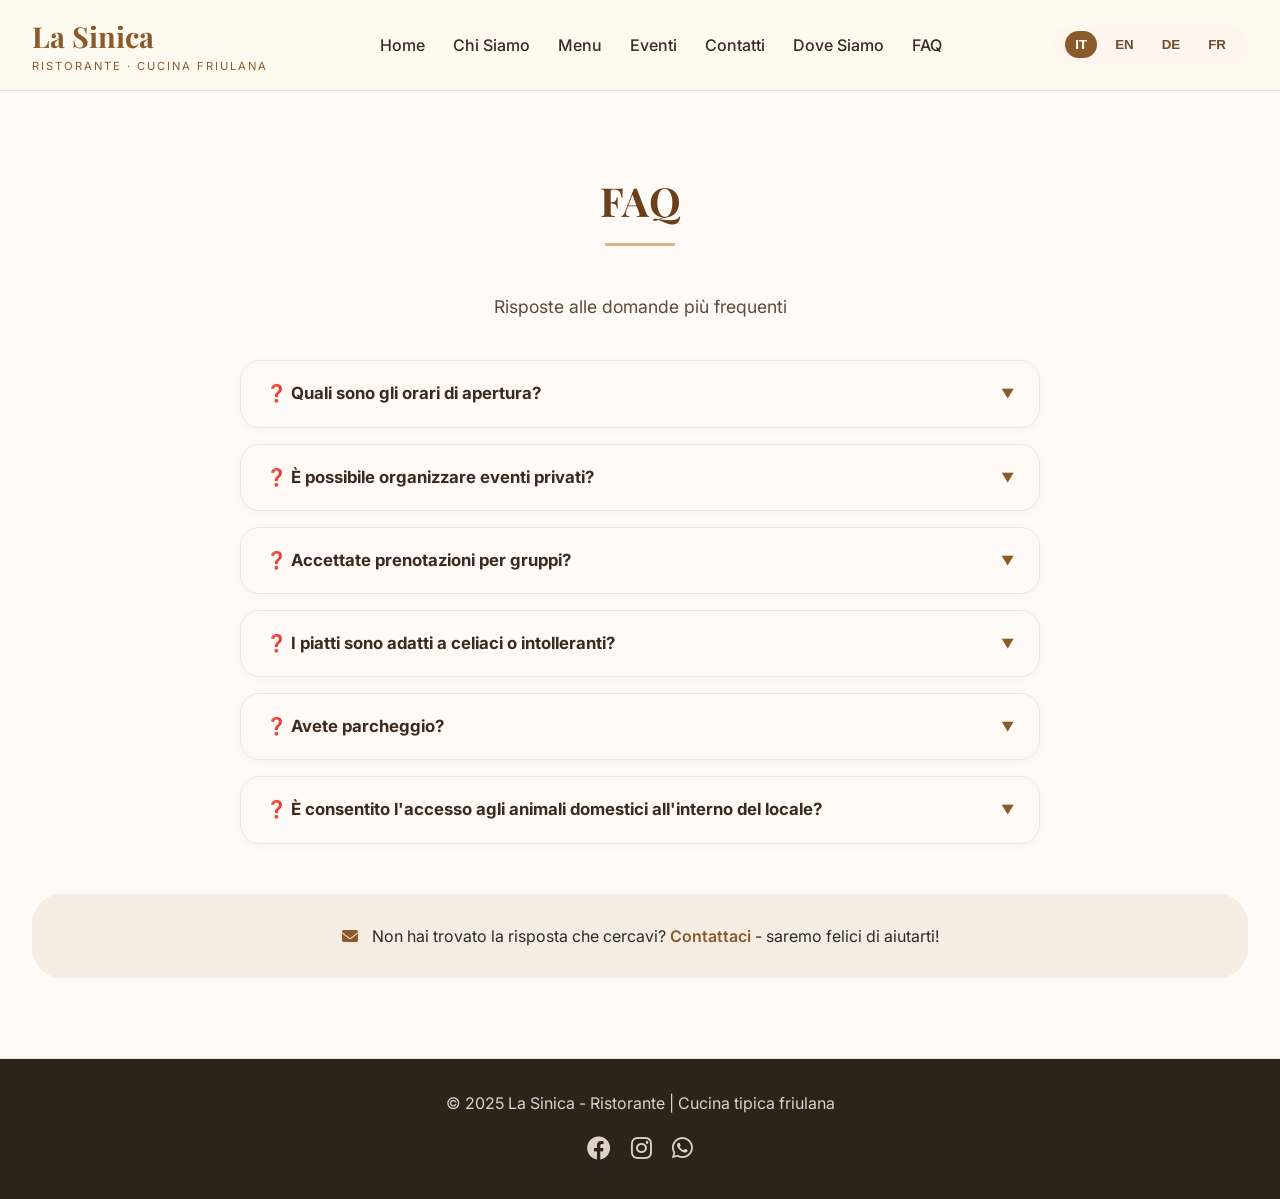
<file: faq.html>
<!DOCTYPE html>
<html lang="it">
<head>
    <script>
        document.documentElement.style.visibility = 'hidden';
    </script>
    <meta charset="UTF-8">
    <meta name="viewport" content="width=device-width, initial-scale=1.0">
    <title>FAQ | La Sinica</title>
    <link href="https://fonts.googleapis.com/css2?family=Inter:wght@300;400;500;600;700&family=Playfair+Display:wght@400;500;600;700&display=swap" rel="stylesheet">
    <link rel="stylesheet" href="https://cdnjs.cloudflare.com/ajax/libs/font-awesome/6.0.0-beta3/css/all.min.css">
    <link rel="stylesheet" href="style.css">
    <style>
        .faq-container {
            max-width: 800px;
            margin: 0 auto;
        }
        .faq-item {
            background: white;
            border-radius: 20px;
            margin-bottom: 16px;
            overflow: hidden;
            box-shadow: 0 2px 10px rgba(0,0,0,0.03);
            border: 1px solid #f0e4d8;
            transition: all 0.3s ease;
        }
        .faq-item:hover {
            border-color: #d9b48b;
            box-shadow: 0 5px 20px rgba(0,0,0,0.05);
        }
        .faq-question {
            cursor: pointer;
            display: flex;
            justify-content: space-between;
            align-items: center;
            padding: 20px 25px;
            font-weight: 700;
            font-size: 1.05rem;
            color: #3b2a1f;
            background: #fffaf5;
            transition: background 0.2s;
        }
        .faq-question:hover {
            background: #fef5ec;
        }
        .faq-question .faq-icon {
            font-size: 0.8rem;
            color: #8b5a2b;
            transition: transform 0.3s ease;
        }
        .faq-answer {
            display: none;
            padding: 0 25px 25px 25px;
            color: #5a4a3a;
            line-height: 1.7;
            background: white;
            border-top: 1px solid #f0e4d8;
        }
        .faq-answer.show {
            display: block;
        }
        .faq-answer p {
            margin-top: 20px;
        }
        .faq-note {
            text-align: center;
            margin-top: 50px;
            padding: 30px;
            background: #f5ede4;
            border-radius: 30px;
        }
        .faq-note a {
            color: #8b5a2b;
            font-weight: 600;
            text-decoration: none;
        }
        .faq-note a:hover {
            text-decoration: underline;
        }
        @media (max-width: 600px) {
            .faq-question {
                padding: 16px 18px;
                font-size: 0.95rem;
            }
            .faq-answer {
                padding: 0 18px 18px 18px;
                font-size: 0.9rem;
            }
        }
    </style>
</head>
<body>

<header>
    <div class="container nav-bar">
        <div class="logo">
            <h1>La Sinica</h1>
            <p>RISTORANTE · CUCINA FRIULANA</p>
        </div>
        <button class="mobile-menu-btn" id="mobileMenuBtn">☰</button>
        <ul class="nav-links" id="navLinks">
            <li><a href="index.html" data-i18n="nav_home">Home</a></li>
            <li><a href="chi-siamo.html" data-i18n="nav_about">Chi Siamo</a></li>
            <li><a href="menu.html" data-i18n="nav_menu">Menu</a></li>
            <li><a href="eventi.html" data-i18n="nav_events">Eventi</a></li>
            <li><a href="contatti.html" data-i18n="nav_contacts">Contatti</a></li>
            <li><a href="dove-siamo.html" data-i18n="nav_where">Dove Siamo</a></li>
            <li><a href="faq.html" data-i18n="nav_faq">FAQ</a></li>
        </ul>
        <div class="lang-switcher">
            <button class="lang-btn active" data-lang="it">IT</button>
            <button class="lang-btn" data-lang="en">EN</button>
            <button class="lang-btn" data-lang="de">DE</button>
            <button class="lang-btn" data-lang="fr">FR</button>
        </div>
    </div>
</header>

<main>
    <section class="page-section">
        <div class="container">
            <h2 class="section-title" data-i18n="faq_title">FAQ</h2>
            <p class="section-subtitle" data-i18n="faq_subtitle">Risposte alle domande più frequenti</p>
            <div class="faq-container" id="faqContainer"></div>
            <div class="faq-note">
                <i class="fas fa-envelope" style="margin-right: 10px; color: #8b5a2b;"></i>
                <span>Non hai trovato la risposta che cercavi? </span>
                <a href="contatti.html" data-i18n="contatta">Contattaci</a>
                <span> - saremo felici di aiutarti!</span>
            </div>
        </div>
    </section>
</main>

<footer>
    <div class="container">
        <p>© 2025 La Sinica - Ristorante | <span data-i18n="footer_text">Cucina tipica friulana</span></p>
        <div class="social-icons">
            <a href="https://www.facebook.com/p/La-Sinica-100057747184639/"><i class="fab fa-facebook"></i></a>
            <a href="#"><i class="fab fa-instagram"></i></a>
            <a href="https://wa.me/393472618470"><i class="fab fa-whatsapp"></i></a>
        </div>
    </div>
</footer>

<script src="script.js"></script>
</body>
</html>
</file>
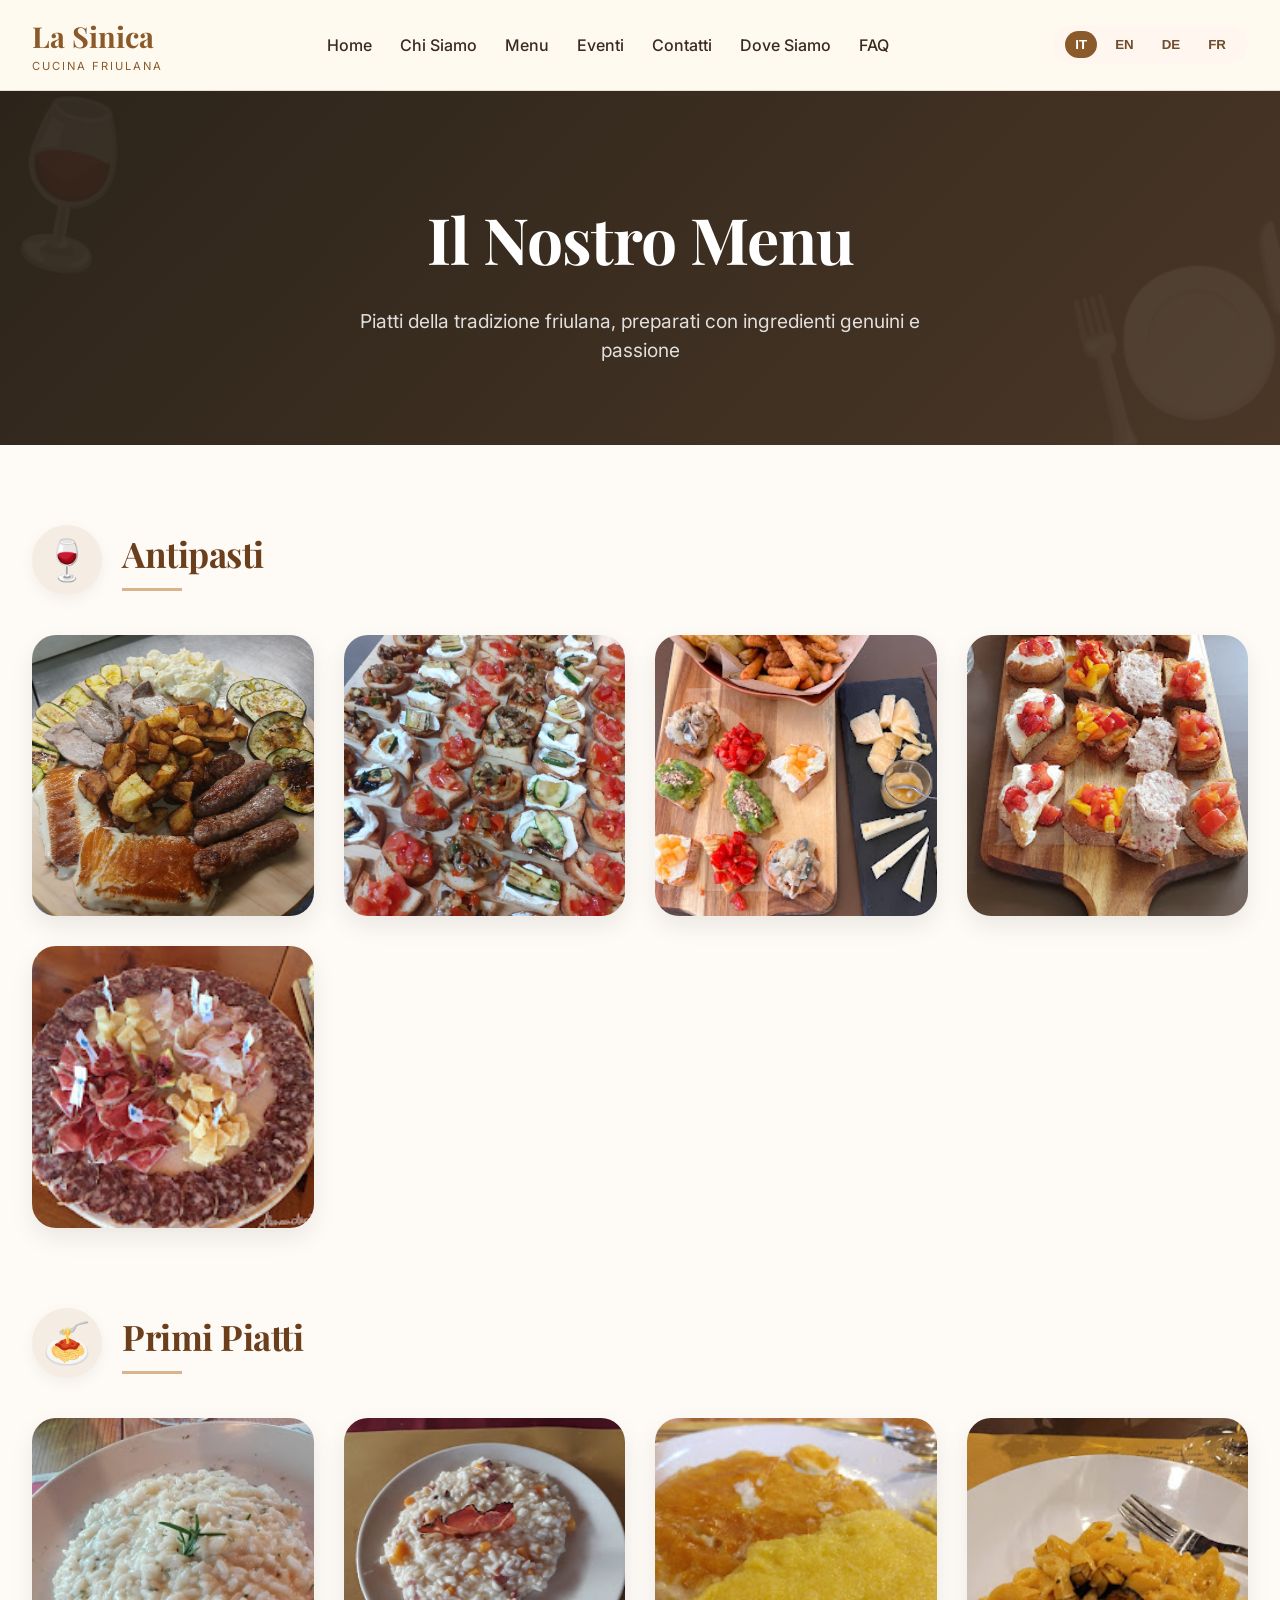
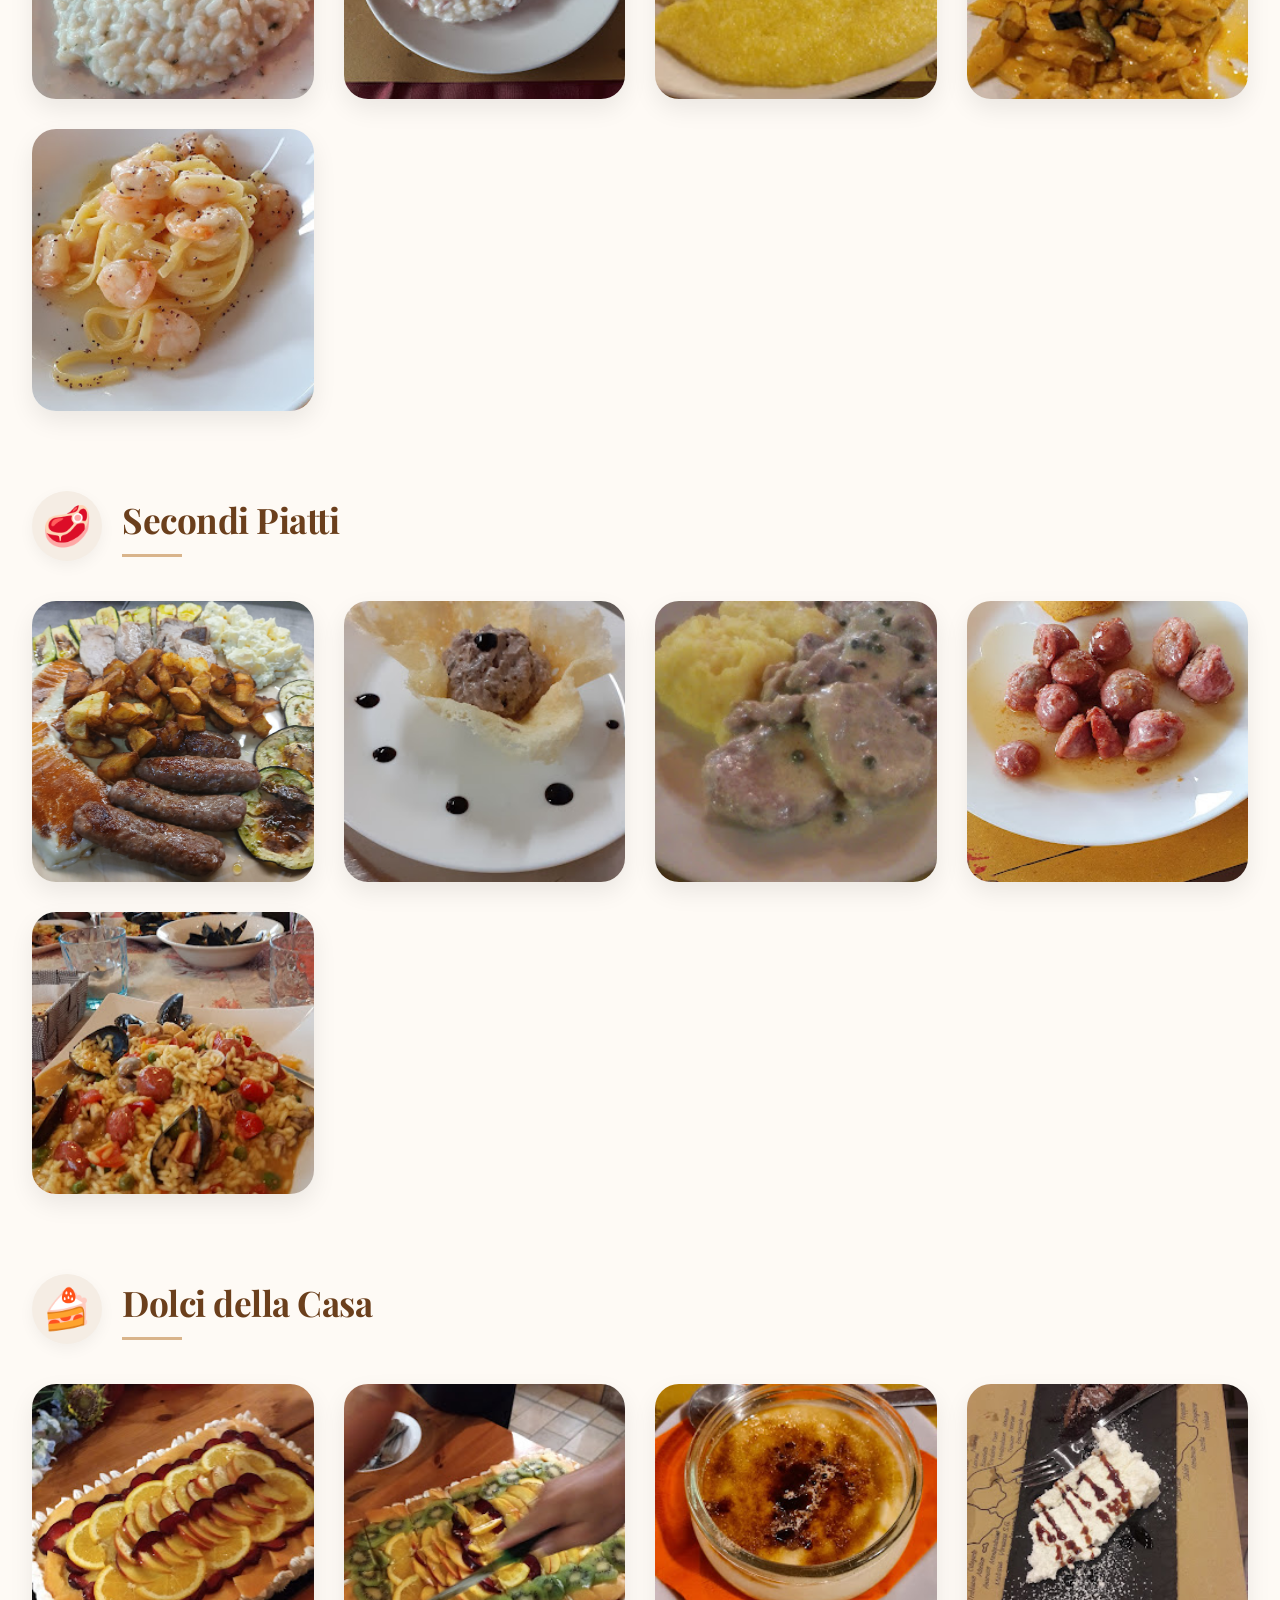
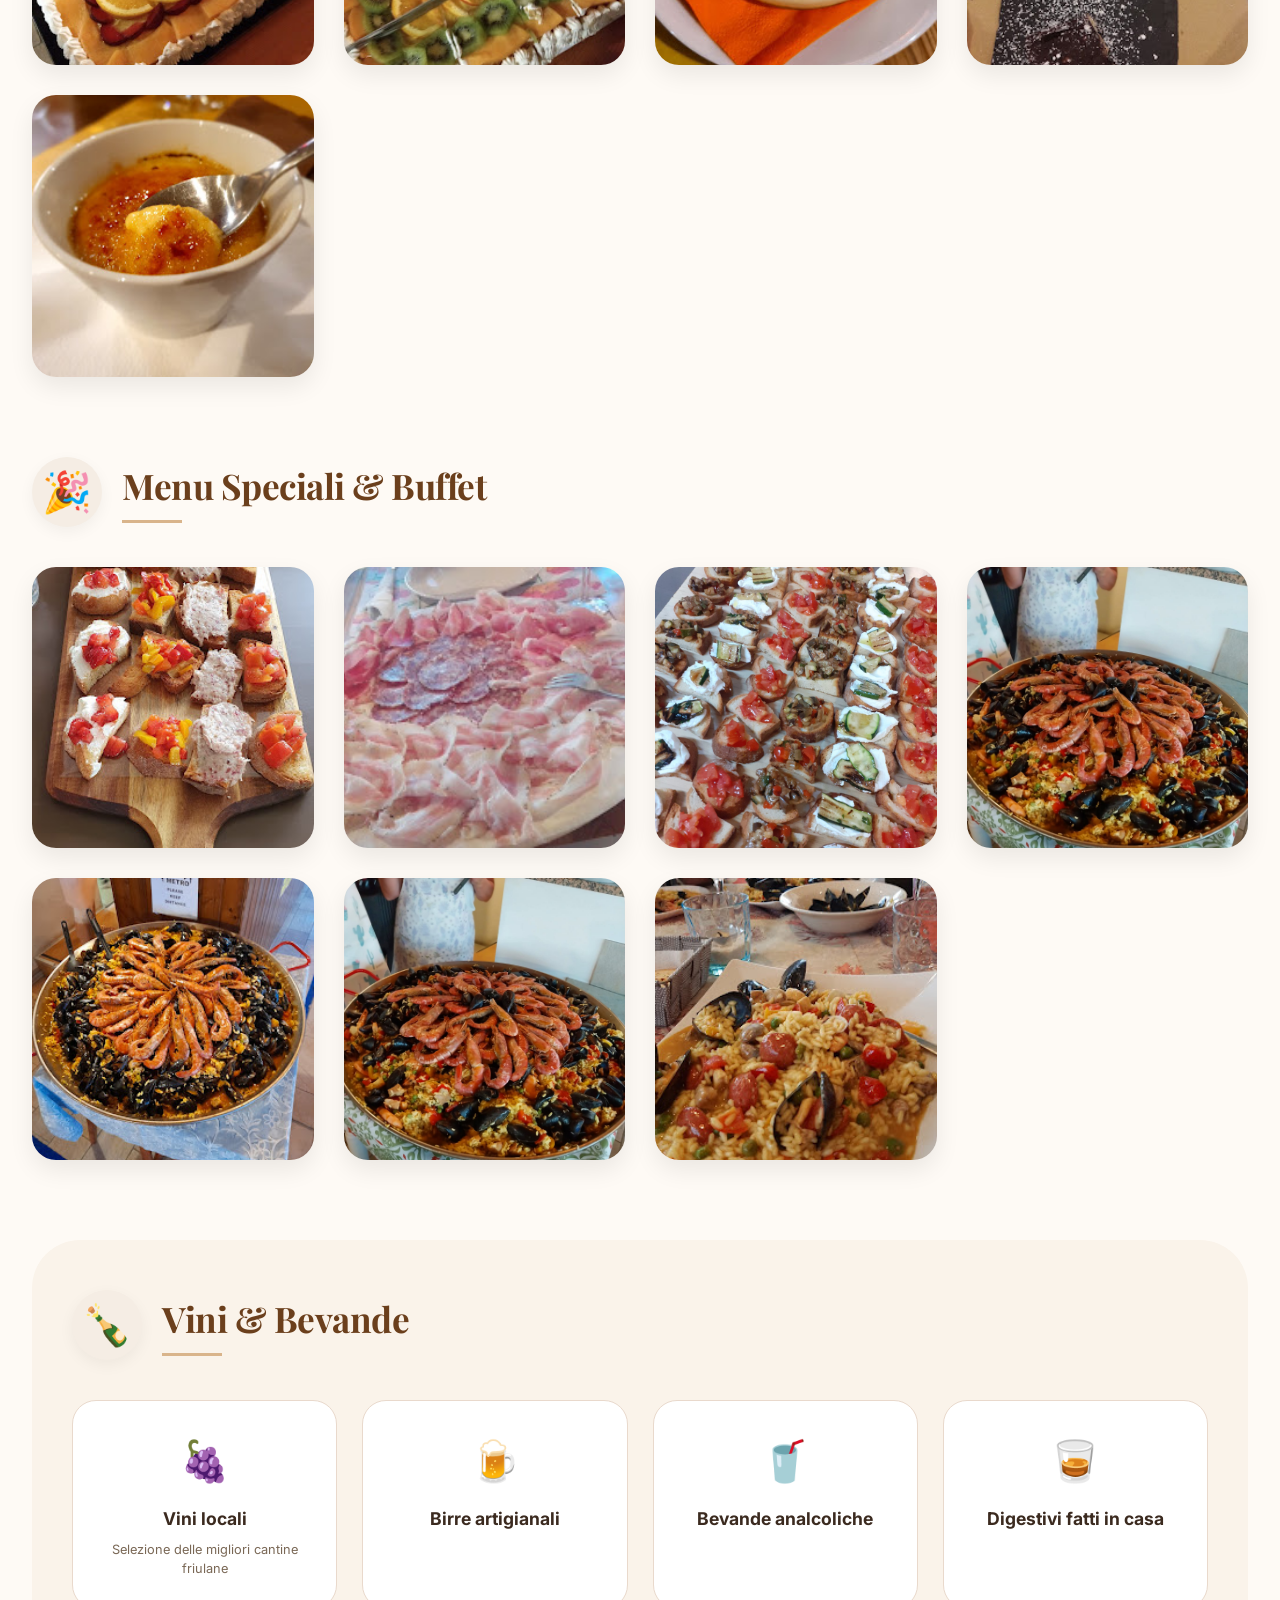
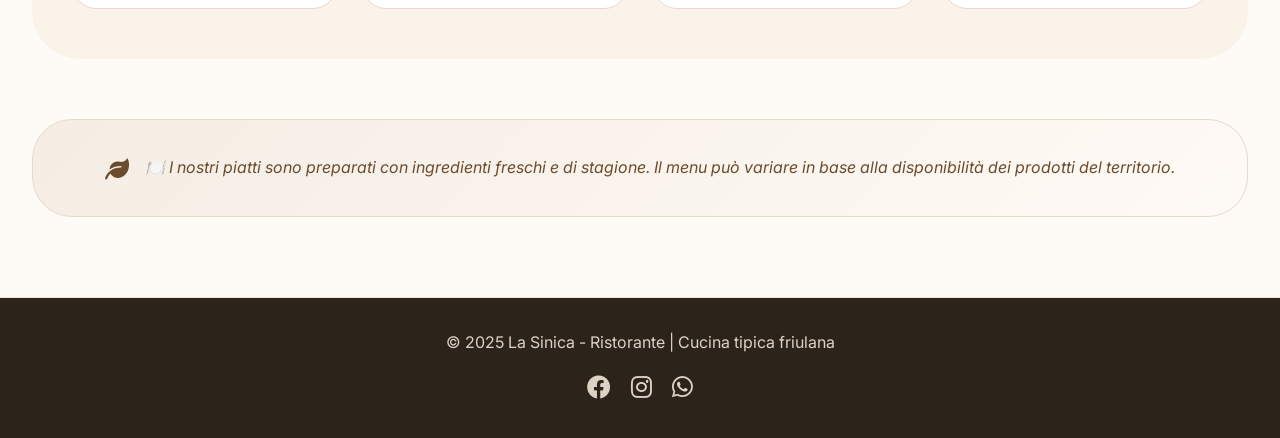
<file: menu.html>
<!DOCTYPE html>
<html lang="it">
<head>
    <script>
        document.documentElement.style.visibility = 'hidden';
    </script>
    <meta charset="UTF-8">
    <meta name="viewport" content="width=device-width, initial-scale=1.0">
    <title>Menu | La Sinica</title>
    <link href="https://fonts.googleapis.com/css2?family=Inter:wght@300;400;500;600;700&family=Playfair+Display:wght@400;500;600;700;800&display=swap" rel="stylesheet">
    <link rel="stylesheet" href="https://cdnjs.cloudflare.com/ajax/libs/font-awesome/6.0.0-beta3/css/all.min.css">
    <link rel="stylesheet" href="style.css">
    <style>
        .menu-hero {
            background: linear-gradient(135deg, #2c241a 0%, #4a3727 100%);
            padding: 100px 0 80px;
            text-align: center;
            color: white;
            position: relative;
            overflow: hidden;
        }
        .menu-hero::before {
            content: '🍽️';
            position: absolute;
            font-size: 200px;
            opacity: 0.06;
            bottom: -40px;
            right: -40px;
            transform: rotate(-15deg);
            pointer-events: none;
        }
        .menu-hero::after {
            content: '🍷';
            position: absolute;
            font-size: 160px;
            opacity: 0.06;
            top: -30px;
            left: -30px;
            transform: rotate(10deg);
            pointer-events: none;
        }
        .menu-hero h1 {
            font-family: 'Playfair Display', serif;
            font-size: 4rem;
            font-weight: 700;
            letter-spacing: -1px;
            margin-bottom: 20px;
        }
        .menu-hero p {
            font-size: 1.2rem;
            opacity: 0.85;
            max-width: 600px;
            margin: 0 auto;
        }
        .menu-category {
            margin-bottom: 80px;
        }
        .menu-category-header {
            display: flex;
            align-items: center;
            gap: 20px;
            margin-bottom: 40px;
        }
        .menu-category-header .category-icon {
            font-size: 2.5rem;
            background: #f5ede4;
            width: 70px;
            height: 70px;
            display: flex;
            align-items: center;
            justify-content: center;
            border-radius: 50%;
            color: #8b5a2b;
            box-shadow: 0 5px 15px rgba(0,0,0,0.05);
        }
        .menu-category-header h2 {
            font-family: 'Playfair Display', serif;
            font-size: 2.2rem;
            color: #6b3f1c;
            margin: 0;
            letter-spacing: -0.5px;
        }
        .menu-category-header h2:after {
            content: '';
            display: block;
            width: 60px;
            height: 3px;
            background: #d9b48b;
            margin-top: 8px;
        }
        .menu-gallery {
            display: grid;
            grid-template-columns: repeat(auto-fill, minmax(280px, 1fr));
            gap: 30px;
        }
        .menu-gallery-item {
            position: relative;
            border-radius: 24px;
            overflow: hidden;
            aspect-ratio: 1 / 1;
            cursor: pointer;
            box-shadow: 0 10px 25px rgba(0,0,0,0.08);
            transition: all 0.4s ease;
        }
        .menu-gallery-item img {
            width: 100%;
            height: 100%;
            object-fit: cover;
            transition: transform 0.6s ease;
        }
        .menu-gallery-item:hover {
            transform: translateY(-8px);
            box-shadow: 0 20px 40px rgba(0,0,0,0.15);
        }
        .menu-gallery-item:hover img {
            transform: scale(1.05);
        }
        .wines-section {
            background: #faf3ea;
            border-radius: 48px;
            padding: 50px 40px;
            margin-top: 40px;
        }
        .wines-grid {
            display: grid;
            grid-template-columns: repeat(4, 1fr);
            gap: 25px;
            margin-top: 30px;
        }
        .wine-card {
            background: white;
            border-radius: 24px;
            padding: 30px 20px;
            text-align: center;
            transition: all 0.3s ease;
            border: 1px solid #e9d9cc;
        }
        .wine-card:hover {
            transform: translateY(-5px);
            border-color: #d9b48b;
            box-shadow: 0 15px 30px rgba(0,0,0,0.08);
        }
        .wine-card .wine-icon {
            font-size: 2.5rem;
            margin-bottom: 15px;
        }
        .wine-card h4 {
            font-weight: 700;
            font-size: 1.1rem;
            margin-bottom: 8px;
            color: #3b2a1f;
        }
        .wine-card p {
            font-size: 0.8rem;
            color: #7a6856;
        }
        .menu-note {
            background: linear-gradient(135deg, #f5ede4, #fefaf5);
            padding: 35px 40px;
            border-radius: 40px;
            text-align: center;
            margin-top: 60px;
            font-style: italic;
            color: #6b4c2c;
            border: 1px solid #e9d9cc;
        }
        .menu-note i {
            font-size: 1.5rem;
            margin-right: 12px;
            vertical-align: middle;
        }
        @media (max-width: 800px) {
            .menu-gallery { grid-template-columns: repeat(auto-fill, minmax(260px, 1fr)); gap: 20px; }
            .menu-category-header h2 { font-size: 1.6rem; }
            .menu-hero h1 { font-size: 2.8rem; }
            .wines-grid { grid-template-columns: repeat(2, 1fr); }
            .wines-section { padding: 30px 20px; }
        }
        @media (max-width: 500px) {
            .wines-grid { grid-template-columns: 1fr; }
        }
    </style>
</head>
<body>

<header>
    <div class="container nav-bar">
        <div class="logo">
            <h1>La Sinica</h1>
            <p>CUCINA FRIULANA</p>
        </div>
        <button class="mobile-menu-btn" id="mobileMenuBtn">☰</button>
        <ul class="nav-links" id="navLinks">
            <li><a href="index.html" data-i18n="nav_home">Home</a></li>
            <li><a href="chi-siamo.html" data-i18n="nav_about">Chi Siamo</a></li>
            <li><a href="menu.html" data-i18n="nav_menu">Menu</a></li>
            <li><a href="eventi.html" data-i18n="nav_events">Eventi</a></li>
            <li><a href="contatti.html" data-i18n="nav_contacts">Contatti</a></li>
            <li><a href="dove-siamo.html" data-i18n="nav_where">Dove Siamo</a></li>
            <li><a href="faq.html" data-i18n="nav_faq">FAQ</a></li>
        </ul>
        <div class="lang-switcher">
            <button class="lang-btn active" data-lang="it">IT</button>
            <button class="lang-btn" data-lang="en">EN</button>
            <button class="lang-btn" data-lang="de">DE</button>
            <button class="lang-btn" data-lang="fr">FR</button>
        </div>
    </div>
</header>

<main>
    <section class="menu-hero">
        <div class="container">
            <h1 data-i18n="menu_title">Il Nostro Menu</h1>
            <p data-i18n="menu_subtitle">Piatti della tradizione friulana, preparati con ingredienti genuini e passione</p>
        </div>
    </section>

    <section class="page-section">
        <div class="container">

            <!-- ANTIPASTI -->
            <div class="menu-category">
                <div class="menu-category-header">
                    <div class="category-icon">🍷</div>
                    <h2 data-i18n="appetizers_title">Antipasti</h2>
                </div>
                <div class="menu-gallery">
                    <div class="menu-gallery-item"><img src="images/menu%20(1).jpeg" alt="Antipasto"></div>
                    <div class="menu-gallery-item"><img src="images/menu%20(8).jpeg" alt="Antipasto"></div>
                    <div class="menu-gallery-item"><img src="images/menu%20(13).jpg" alt="Antipasto"></div>
                    <div class="menu-gallery-item"><img src="images/menu%20(14).jpg" alt="Antipasto"></div>
                    <div class="menu-gallery-item"><img src="images/menu%20(4).jpg" alt="Antipasto"></div>
                </div>
            </div>

            <!-- PRIMI PIATTI -->
            <div class="menu-category">
                <div class="menu-category-header">
                    <div class="category-icon">🍝</div>
                    <h2 data-i18n="first_courses_title">Primi Piatti</h2>
                </div>
                <div class="menu-gallery">
                    <div class="menu-gallery-item"><img src="images/menu%20(1).jpg" alt="Primo piatto"></div>
                    <div class="menu-gallery-item"><img src="images/menu%20(2).jpg" alt="Primo piatto"></div>
                    <div class="menu-gallery-item"><img src="images/menu%20(3).jpg" alt="Primo piatto"></div>
                    <div class="menu-gallery-item"><img src="images/menu%20(12).jpg" alt="Primo piatto"></div>
                    <div class="menu-gallery-item"><img src="images/menu%20(17).jpg" alt="Primo piatto"></div>
                </div>
            </div>

            <!-- SECONDI PIATTI -->
            <div class="menu-category">
                <div class="menu-category-header">
                    <div class="category-icon">🥩</div>
                    <h2 data-i18n="second_courses_title">Secondi Piatti</h2>
                </div>
                <div class="menu-gallery">
                    <div class="menu-gallery-item"><img src="images/menu%20(2).jpeg" alt="Secondo piatto"></div>
                    <div class="menu-gallery-item"><img src="images/menu%20(7).jpg" alt="Secondo piatto"></div>
                    <div class="menu-gallery-item"><img src="images/menu%20(16).jpg" alt="Secondo piatto"></div>
                    <div class="menu-gallery-item"><img src="images/menu%20(18).jpg" alt="Secondo piatto"></div>
                    <div class="menu-gallery-item"><img src="images/menu%20(9).jpg" alt="Secondo piatto"></div>
                </div>
            </div>

            <!-- DOLCI -->
            <div class="menu-category">
                <div class="menu-category-header">
                    <div class="category-icon">🍰</div>
                    <h2 data-i18n="desserts_title">Dolci della Casa</h2>
                </div>
                <div class="menu-gallery">
                    <div class="menu-gallery-item"><img src="images/menu%20(5).jpg" alt="Dolce"></div>
                    <div class="menu-gallery-item"><img src="images/menu%20(6).jpg" alt="Dolce"></div>
                    <div class="menu-gallery-item"><img src="images/menu%20(10).jpg" alt="Dolce"></div>
                    <div class="menu-gallery-item"><img src="images/menu%20(11).jpg" alt="Dolce"></div>
                    <div class="menu-gallery-item"><img src="images/menu%20(15).jpg" alt="Dolce"></div>
                </div>
            </div>

            <!-- MENU SPECIALI -->
            <div class="menu-category">
                <div class="menu-category-header">
                    <div class="category-icon">🎉</div>
                    <h2 data-i18n="special_menus_title">Menu Speciali & Buffet</h2>
                </div>
                <div class="menu-gallery">
                    <div class="menu-gallery-item"><img src="images/menu%20(19).jpg" alt="Menu speciale"></div>
                    <div class="menu-gallery-item"><img src="images/menu.jpg" alt="Menu speciale"></div>
                    <div class="menu-gallery-item"><img src="images/menu%20(4).jpeg" alt="Menu speciale"></div>
                    <div class="menu-gallery-item"><img src="images/menu%20(5).jpeg" alt="Menu speciale"></div>
                    <div class="menu-gallery-item"><img src="images/menu%20(8).jpg" alt="Menu speciale"></div>
                    <div class="menu-gallery-item"><img src="images/menu%20(9).jpeg" alt="Menu speciale"></div>
                    <div class="menu-gallery-item"><img src="images/menu%20(9).jpg" alt="Menu speciale"></div>
                </div>
            </div>

            <!-- VINI & BEVANDE -->
            <div class="wines-section">
                <div class="menu-category-header">
                    <div class="category-icon">🍾</div>
                    <h2 data-i18n="wines_title">Vini & Bevande</h2>
                </div>
                <div class="wines-grid">
                    <div class="wine-card"><div class="wine-icon">🍇</div><h4 data-i18n="wine_1_name">Vini locali</h4><p data-i18n="wine_1_desc">Selezione delle migliori cantine friulane</p></div>
                    <div class="wine-card"><div class="wine-icon">🍺</div><h4 data-i18n="wine_2_name">Birre artigianali</h4></div>
                    <div class="wine-card"><div class="wine-icon">🥤</div><h4 data-i18n="wine_3_name">Bevande analcoliche</h4></div>
                    <div class="wine-card"><div class="wine-icon">🥃</div><h4 data-i18n="wine_4_name">Digestivi fatti in casa</h4></div>
                </div>
            </div>

            <div class="menu-note">
                <i class="fas fa-leaf"></i>
                <span data-i18n="menu_note">🍽️ I nostri piatti sono preparati con ingredienti freschi e di stagione. Il menu può variare in base alla disponibilità dei prodotti del territorio.</span>
            </div>
        </div>
    </section>
</main>

<footer>
    <div class="container">
        <p>© 2025 La Sinica - Ristorante | <span data-i18n="footer_text">Cucina tipica friulana</span></p>
        <div class="social-icons">
            <a href="https://www.facebook.com/p/La-Sinica-100057747184639/"><i class="fab fa-facebook"></i></a>
            <a href="#"><i class="fab fa-instagram"></i></a>
            <a href="https://wa.me/393472618470"><i class="fab fa-whatsapp"></i></a>
        </div>
    </div>
</footer>

<script src="script.js"></script>
</body>
</html>
</file>
<file: style.css>
/* ============================================ */
/* RESET & BASE */
/* ============================================ */
* {
    margin: 0;
    padding: 0;
    box-sizing: border-box;
}

body {
    font-family: 'Inter', sans-serif;
    background-color: #fefaf5;
    color: #2c2b28;
    line-height: 1.5;
}

.container {
    max-width: 1280px;
    margin: 0 auto;
    padding: 0 32px;
}

/* ============================================ */
/* HEADER & NAVIGAZIONE */
/* ============================================ */
header {
    background: rgba(255, 250, 240, 0.96);
    position: sticky;
    top: 0;
    z-index: 1000;
    border-bottom: 1px solid #e9dfd3;
    padding: 15px 0;
}

.nav-bar {
    display: flex;
    justify-content: space-between;
    align-items: center;
    flex-wrap: wrap;
}

.logo h1 {
    font-size: 1.8rem;
    color: #8b5a2b;
    font-family: 'Playfair Display', serif;
}

.logo p {
    font-size: 0.7rem;
    letter-spacing: 2px;
    color: #8b5a2b;
}

.nav-links {
    display: flex;
    gap: 28px;
    list-style: none;
}

.nav-links a {
    text-decoration: none;
    color: #3b2a1f;
    font-weight: 500;
    transition: color 0.3s;
}

.nav-links a:hover {
    color: #b46f3a;
}

.mobile-menu-btn {
    display: none;
    background: none;
    border: none;
    font-size: 1.8rem;
    cursor: pointer;
    color: #8b5a2b;
}

.lang-switcher {
    display: flex;
    gap: 8px;
    background: #fff6ef;
    padding: 6px 12px;
    border-radius: 40px;
}

.lang-btn {
    background: none;
    border: none;
    padding: 6px 10px;
    border-radius: 30px;
    cursor: pointer;
    font-weight: 600;
    color: #6f4e2e;
    transition: all 0.3s;
}

.lang-btn.active {
    background: #8b5a2b;
    color: white;
}

/* ============================================ */
/* HERO SLIDER HOME */
/* ============================================ */
.hero-slider {
    position: relative;
    overflow: hidden;
    min-height: 85vh;
    display: flex;
    align-items: center;
    text-align: center;
}

.slideshow-container {
    position: absolute;
    top: 0;
    left: 0;
    width: 100%;
    height: 100%;
    z-index: 0;
}

.slide {
    position: absolute;
    top: 0;
    left: 0;
    width: 100%;
    height: 100%;
    background-size: cover;
    background-position: center;
    opacity: 0;
    transition: opacity 1.5s ease-in-out;
}

.slide.active {
    opacity: 1;
}

.hero-overlay {
    position: relative;
    z-index: 1;
    background: rgba(0, 0, 0, 0.5);
    width: 100%;
    padding: 100px 0;
}

.hero-content {
    max-width: 800px;
    margin: 0 auto;
    color: white;
}

.hero-content h2 {
    font-size: 3.5rem;
    font-family: 'Playfair Display', serif;
    margin-bottom: 16px;
}

.hero-tagline {
    font-size: 1.2rem;
}

.btn-reserve {
    background: #8b5a2b;
    color: white;
    padding: 12px 28px;
    border-radius: 40px;
    text-decoration: none;
    display: inline-block;
    margin-top: 24px;
    font-weight: 600;
    transition: background 0.3s;
    border: none;
    cursor: pointer;
}

.btn-reserve:hover {
    background: #6b4520;
}

.slider-prev, .slider-next {
    position: absolute;
    top: 50%;
    transform: translateY(-50%);
    background: rgba(255, 255, 255, 0.3);
    color: white;
    border: none;
    font-size: 2rem;
    padding: 12px 20px;
    cursor: pointer;
    border-radius: 50%;
    z-index: 10;
    transition: all 0.3s ease;
}

.slider-prev:hover, .slider-next:hover {
    background: rgba(255, 255, 255, 0.6);
    color: #8b5a2b;
}

.slider-prev { left: 20px; }
.slider-next { right: 20px; }

.slider-dots {
    position: absolute;
    bottom: 20px;
    left: 50%;
    transform: translateX(-50%);
    display: flex;
    gap: 12px;
    z-index: 10;
}

.dot {
    width: 12px;
    height: 12px;
    background: rgba(255, 255, 255, 0.5);
    border-radius: 50%;
    cursor: pointer;
    transition: background 0.3s;
}

.dot.active { background: #8b5a2b; }
.dot:hover { background: #d9b48b; }

/* ============================================ */
/* HOME INTRO */
/* ============================================ */
.home-intro {
    padding: 60px 0;
}

.grid-2col {
    display: flex;
    gap: 40px;
    flex-wrap: wrap;
}

.grid-2col > div {
    flex: 1;
}

.grid-text {
    flex: 1;
}

.grid-gallery {
    flex: 1;
    display: grid;
    grid-template-columns: repeat(2, 1fr);
    gap: 16px;
}

.grid-gallery img {
    width: 100%;
    height: 200px;
    object-fit: cover;
    border-radius: 24px;
    transition: transform 0.3s ease;
}

.grid-gallery img:hover {
    transform: scale(1.02);
}

.lead-text {
    font-size: 1.2rem;
    line-height: 1.6;
    margin-bottom: 20px;
}

.btn-outline {
    background: transparent;
    border: 2px solid #8b5a2b;
    color: #8b5a2b;
    padding: 8px 20px;
    border-radius: 40px;
    text-decoration: none;
    display: inline-block;
    font-weight: 600;
    transition: all 0.3s;
    font-size: 0.9rem;
}

.btn-outline:hover {
    background: #8b5a2b;
    color: white;
}

/* ============================================ */
/* FEATURES HOME */
/* ============================================ */
.home-features {
    margin-top: 60px;
    display: grid;
    grid-template-columns: repeat(auto-fit, minmax(280px, 1fr));
    gap: 40px;
}

.feature-block {
    background: #fffaf5;
    padding: 28px;
    border-radius: 28px;
    transition: transform 0.3s ease, box-shadow 0.3s ease;
}

.feature-block:hover {
    transform: translateY(-5px);
    box-shadow: 0 10px 25px rgba(0,0,0,0.05);
}

.feature-block h3 {
    font-size: 1.5rem;
    color: #6b3f1c;
    margin-bottom: 15px;
    font-family: 'Playfair Display', serif;
}

.feature-block p {
    color: #5a4a3a;
    margin-bottom: 15px;
}

/* ============================================ */
/* LISTE CON EMOJI */
/* ============================================ */
ul {
    list-style: none;
    padding-left: 0;
}

.features-list li, 
.home-features ul li {
    margin: 12px 0;
    display: flex;
    align-items: center;
}

.emoji-icon {
    font-size: 1.2rem;
    margin-right: 12px;
    display: inline-block;
    width: 28px;
    text-align: center;
}

.features-list li span:last-child,
.home-features ul li span:last-child {
    flex: 1;
}

/* ============================================ */
/* PAGINE STANDARD */
/* ============================================ */
.page-section {
    padding: 80px 0;
    border-bottom: 1px solid #efe2d4;
}

.section-title {
    font-size: 2.5rem;
    text-align: center;
    color: #6b3f1c;
    font-family: 'Playfair Display', serif;
    margin-bottom: 48px;
}

.section-title:after {
    content: '';
    display: block;
    width: 70px;
    height: 3px;
    background: #d9b48b;
    margin: 12px auto 0;
}

.section-subtitle {
    text-align: center;
    max-width: 700px;
    margin: 0 auto 40px;
    font-size: 1.1rem;
    color: #5a4a3a;
}

.text-center {
    text-align: center;
}

/* ============================================ */
/* SFONDI */
/* ============================================ */
.bg-cream {
    background: #f5ede4;
}

.bg-warm {
    background: #faf3ea;
}

/* ============================================ */
/* CONTATTI */
/* ============================================ */
.contact-info {
    background: white;
    border-radius: 48px;
    padding: 40px;
    text-align: center;
}

.contact-info p {
    margin: 15px 0;
}

.contact-info .emoji-icon {
    font-size: 1.2rem;
    margin-right: 10px;
    width: 30px;
    display: inline-block;
}

.map-container {
    border-radius: 24px;
    overflow: hidden;
}

/* ============================================ */
/* DOVE SIAMO PAGE */
/* ============================================ */
.dove-siamo-hero {
    background: linear-gradient(135deg, rgba(0,0,0,0.55), rgba(0,0,0,0.3)), url('images/dove-siamo-hero.jpg') center/cover no-repeat;
    padding: 80px 0;
    text-align: center;
    color: white;
}

.dove-grid {
    display: grid;
    grid-template-columns: 1fr 1.2fr;
    gap: 40px;
    align-items: stretch;
}

.dove-info-card {
    background: white;
    border-radius: 32px;
    padding: 35px;
    box-shadow: 0 10px 30px rgba(0,0,0,0.05);
}

.dove-info-item {
    display: flex;
    align-items: flex-start;
    gap: 18px;
    margin-bottom: 28px;
}

.dove-info-icon {
    width: 50px;
    height: 50px;
    background: #f5ede4;
    border-radius: 50%;
    display: flex;
    align-items: center;
    justify-content: center;
    font-size: 1.4rem;
    color: #8b5a2b;
    flex-shrink: 0;
}

.dove-info-item h4 {
    font-size: 1rem;
    color: #8b5a2b;
    margin-bottom: 5px;
    font-weight: 600;
}

.dove-info-item p {
    color: #5a4a3a;
    line-height: 1.5;
}

.dove-btn-directions {
    display: inline-flex;
    align-items: center;
    gap: 10px;
    margin-top: 15px;
}

.dove-map {
    border-radius: 32px;
    overflow: hidden;
    min-height: 450px;
}

.reach-grid {
    display: grid;
    grid-template-columns: repeat(auto-fit, minmax(280px, 1fr));
    gap: 30px;
    margin-top: 40px;
}

.reach-card {
    background: white;
    padding: 25px;
    border-radius: 24px;
    text-align: center;
    transition: transform 0.3s ease, box-shadow 0.3s ease;
    box-shadow: 0 5px 15px rgba(0,0,0,0.03);
}

.reach-card:hover {
    transform: translateY(-5px);
    box-shadow: 0 15px 30px rgba(0,0,0,0.08);
}

.reach-card h4 {
    font-family: 'Playfair Display', serif;
    font-size: 1.2rem;
    color: #6b3f1c;
    margin: 15px 0 10px;
}

.reach-card p {
    color: #5a4a3a;
    font-size: 0.9rem;
    line-height: 1.6;
}

.reach-card a {
    color: #8b5a2b;
    text-decoration: underline;
}

.reach-card a:hover {
    color: #6b4520;
}

/* ============================================ */
/* FOOTER */
/* ============================================ */
footer {
    background: #2c241a;
    color: #ddd2c4;
    text-align: center;
    padding: 32px 0;
}

.social-icons {
    margin-top: 16px;
    display: flex;
    justify-content: center;
    gap: 20px;
}

.social-icons a {
    color: #ddd2c4;
    font-size: 1.5rem;
    text-decoration: none;
    transition: color 0.3s;
}

.social-icons a:hover {
    color: #d9b48b;
}

/* ============================================ */
/* FAQ */
/* ============================================ */
.faq-question {
    cursor: pointer;
    display: flex;
    justify-content: space-between;
    align-items: center;
    padding: 12px 0;
    font-weight: 700;
    font-size: 1.1rem;
}

.faq-answer {
    display: none;
    padding: 10px 0 20px 0;
    color: #555;
    line-height: 1.6;
    border-bottom: 1px solid #e6d9ce;
}

.faq-answer.show {
    display: block;
}

.faq-item {
    margin-bottom: 5px;
}

.faq-icon {
    transition: transform 0.2s;
    font-size: 0.8rem;
}

/* ============================================ */
/* RESPONSIVE DESIGN */
/* ============================================ */
@media (max-width: 800px) {
    .container {
        padding: 0 20px;
    }
    
    .mobile-menu-btn {
        display: block;
    }
    
    .nav-links {
        display: none;
        width: 100%;
        flex-direction: column;
        text-align: center;
        padding: 20px 0;
    }
    
    .nav-links.show {
        display: flex;
    }
    
    .hero-content h2 {
        font-size: 2rem;
    }
    
    .section-title {
        font-size: 1.8rem;
    }
    
    .grid-2col {
        flex-direction: column;
    }
    
    .slider-prev, .slider-next {
        font-size: 1.5rem;
        padding: 8px 15px;
    }
    
    .slider-prev { left: 10px; }
    .slider-next { right: 10px; }
    
    .dot {
        width: 8px;
        height: 8px;
    }
    
    .page-section {
        padding: 50px 0;
    }
    
    .home-features {
        grid-template-columns: 1fr;
        gap: 25px;
    }
    
    .dove-grid {
        grid-template-columns: 1fr;
    }
    
    .dove-map {
        min-height: 350px;
    }
    
    .dove-info-card {
        padding: 25px;
    }
}

@media (max-width: 480px) {
    .hero-content h2 {
        font-size: 1.5rem;
    }
    
    .hero-tagline {
        font-size: 1rem;
    }
    
    .grid-gallery {
        grid-template-columns: 1fr;
    }
    
    .contact-info {
        padding: 25px;
    }
    
    .feature-block {
        padding: 20px;
    }
    
    .feature-block h3 {
        font-size: 1.3rem;
    }
}
</file>
